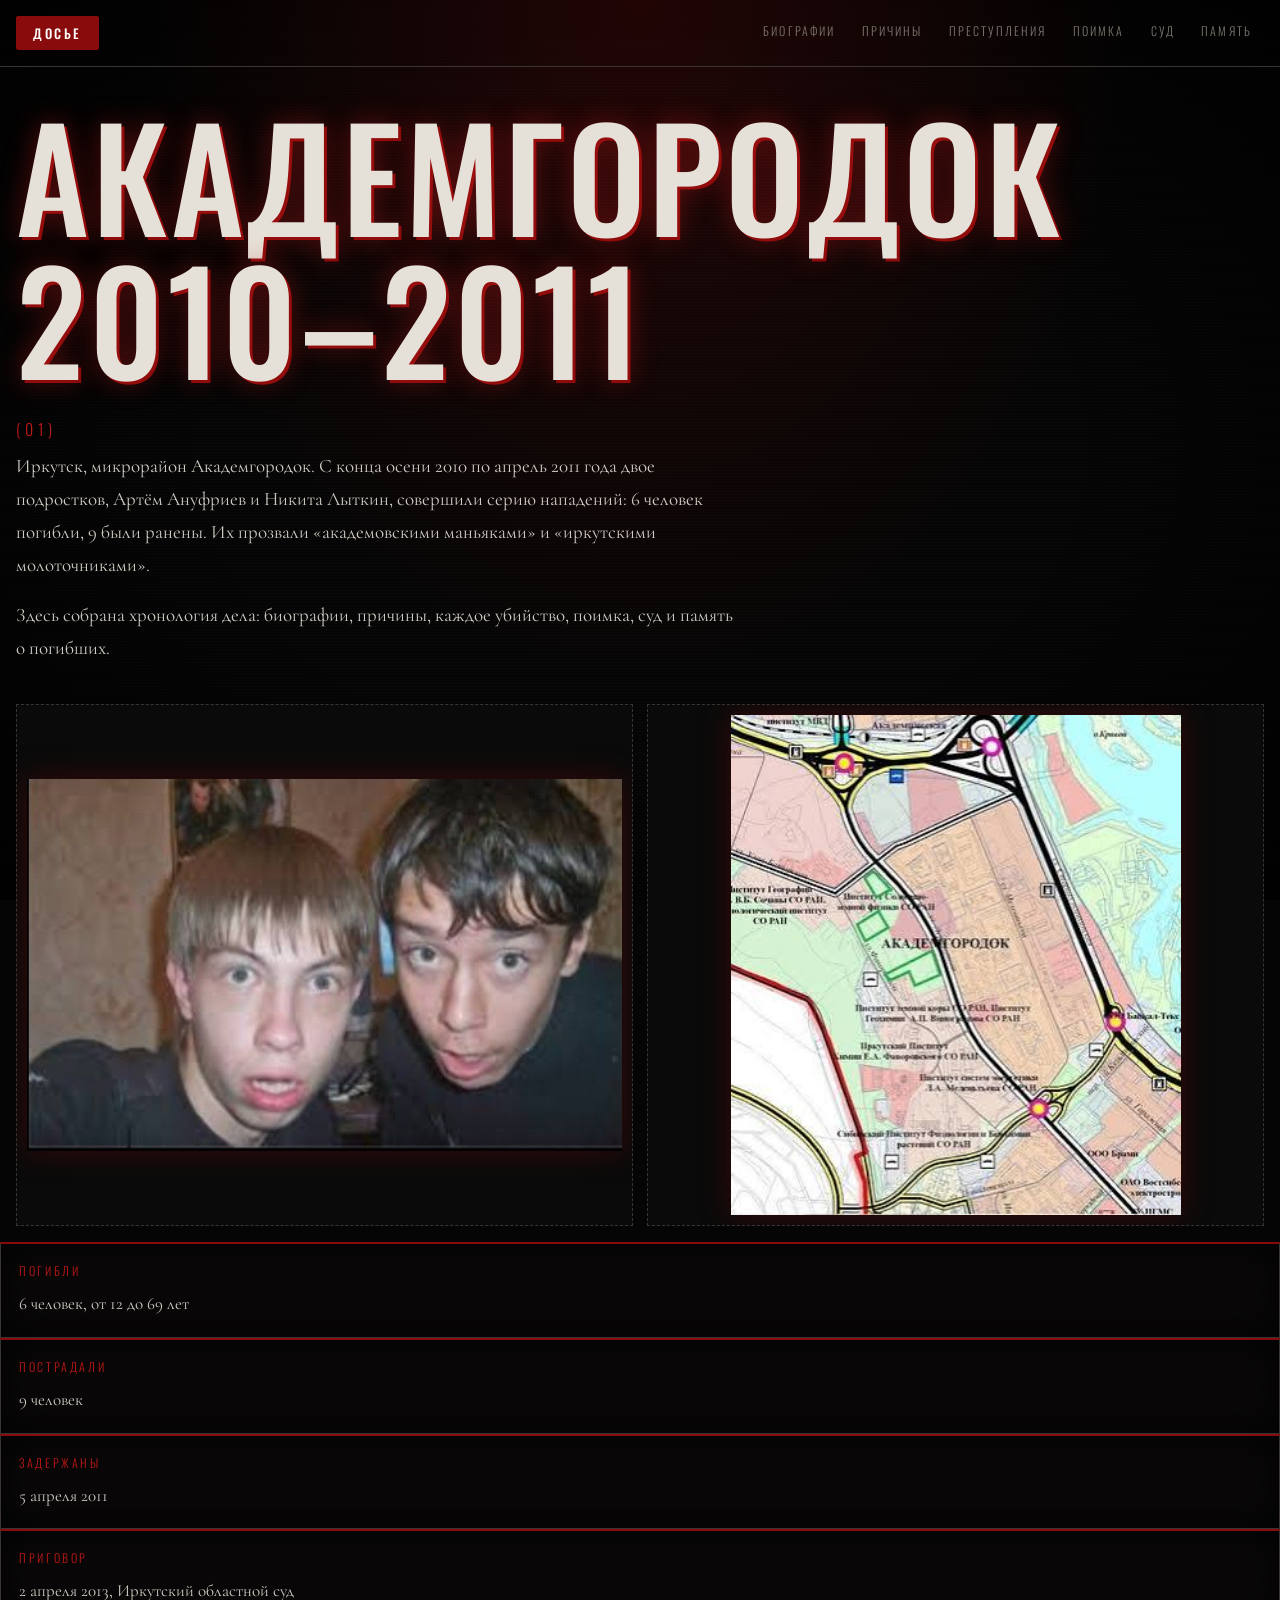
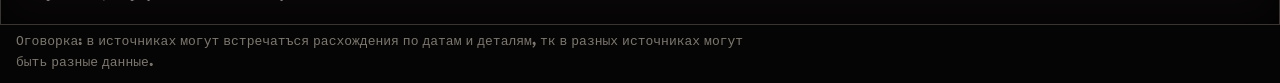
<file: index.html>
<!DOCTYPE html>
<html lang="ru">
<head>
<meta charset="utf-8">
<meta name="viewport" content="width=device-width, initial-scale=1">
<title>Досье — Академгородок 2010–2011</title>
<link rel="stylesheet" href="style.css">
</head>
<body>
<nav>
<a class="pill logo" href="index.html">Досье</a>
<div class="menu">
<a href="biography.html">Биографии</a><a href="psychology.html">Причины</a><a href="crimes.html">Преступления</a><a href="capture.html">Поимка</a><a href="trial.html">Суд</a><a href="memory.html">Память</a>
</div>
</nav>
<h1>Академгородок<br>2010–2011</h1>
<span class="num">(01)</span>
<div class="text">
<p>Иркутск, микрорайон Академгородок. С конца осени 2010 по апрель 2011 года двое подростков, Артём Ануфриев и Никита Лыткин, совершили серию нападений: 6 человек погибли, 9 были ранены. Их прозвали «академовскими маньяками» и «иркутскими молоточниками».</p>
<p>Здесь собрана хронология дела: биографии, причины, каждое убийство, поимка, суд и память о погибших.</p>
</div>
<div class="grid">
  <figure class="photo wide"><img src="img/vmeste-1.jpg" alt="Артём Ануфриев и Никита Лыткин"></figure>
  <figure class="photo"><img src="img/karta.jpg" alt="Карта Академгородка"></figure>
</div>
<div class="card"><b>Погибли</b>6 человек, от 12 до 69 лет</div>
<div class="card"><b>Пострадали</b>9 человек</div>
<div class="card"><b>Задержаны</b>5 апреля 2011</div>
<div class="card"><b>Приговор</b>2 апреля 2013, Иркутский областной суд</div>
</div>
<p class="note">Оговорка: в источниках могут встречатъся расхождения по датам и деталям, тк в разных источниках могут быть разные данные.</p>

</body>
</html>
</file>
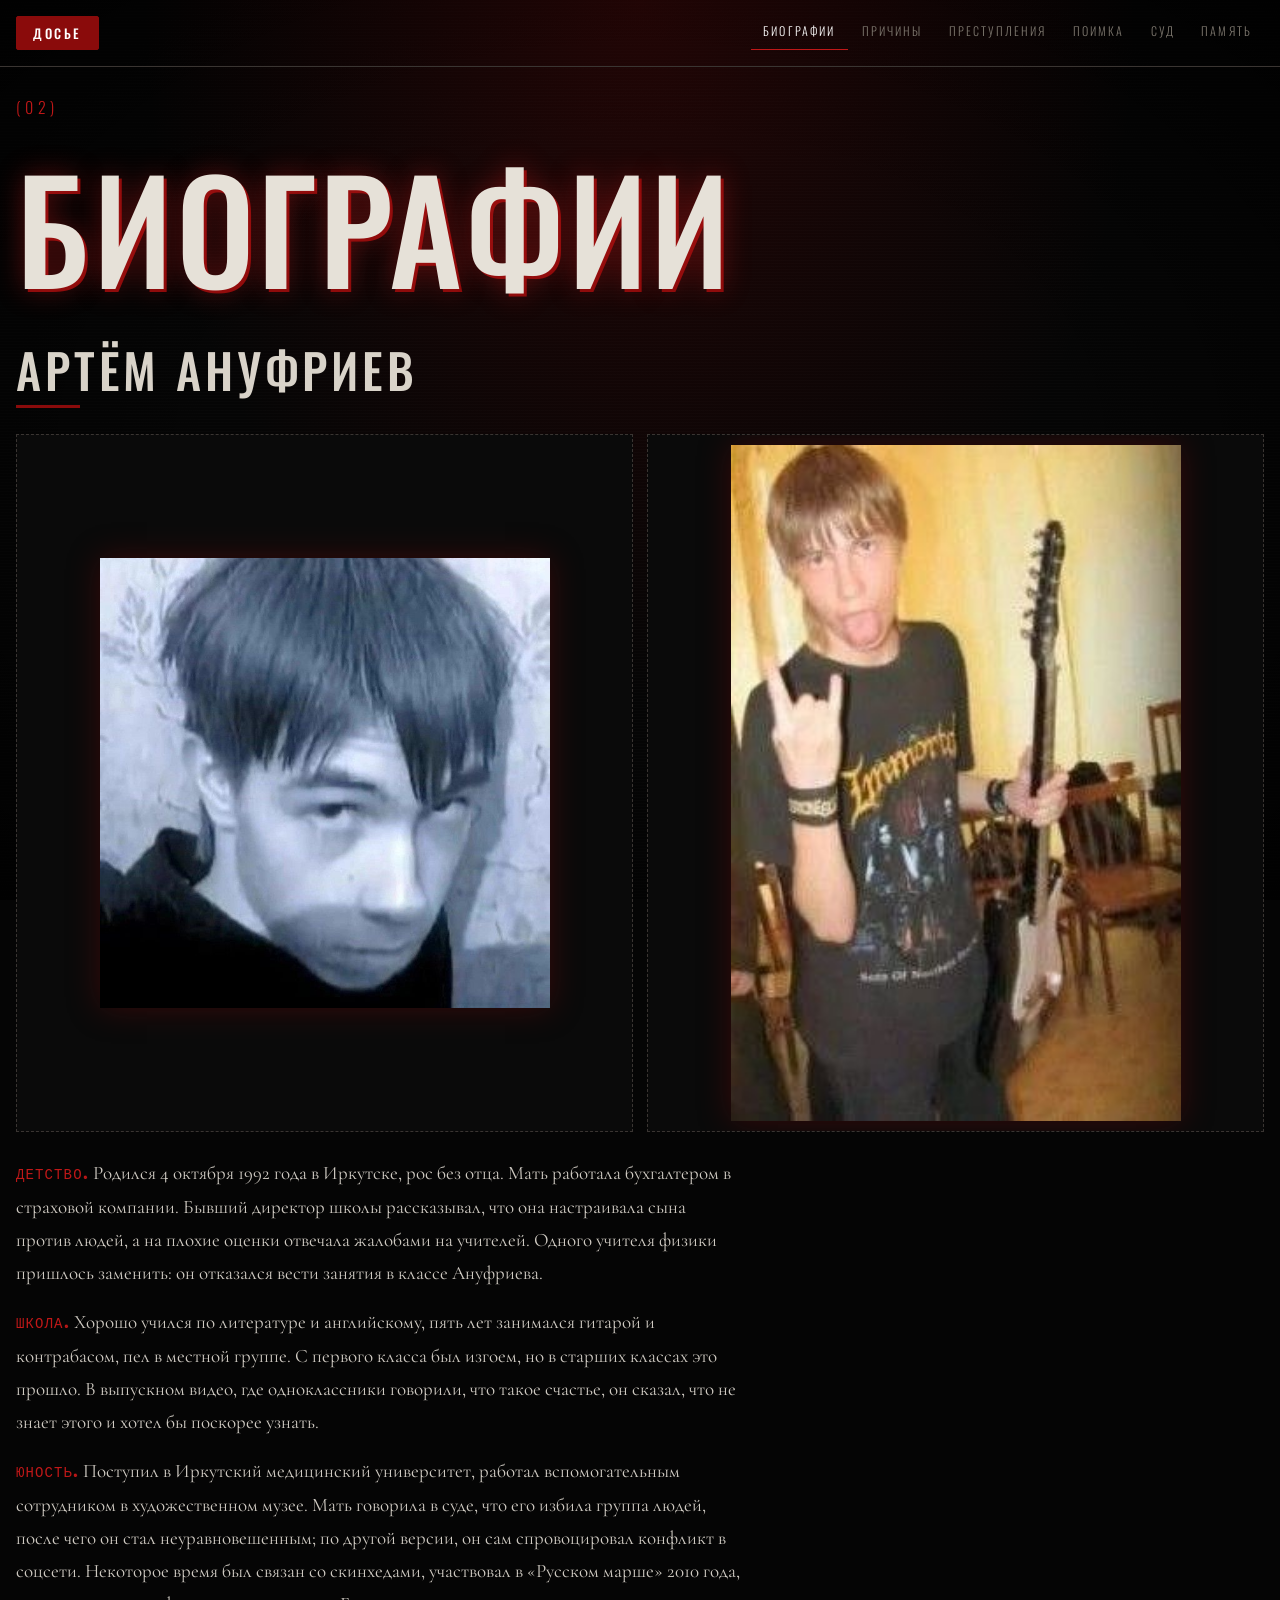
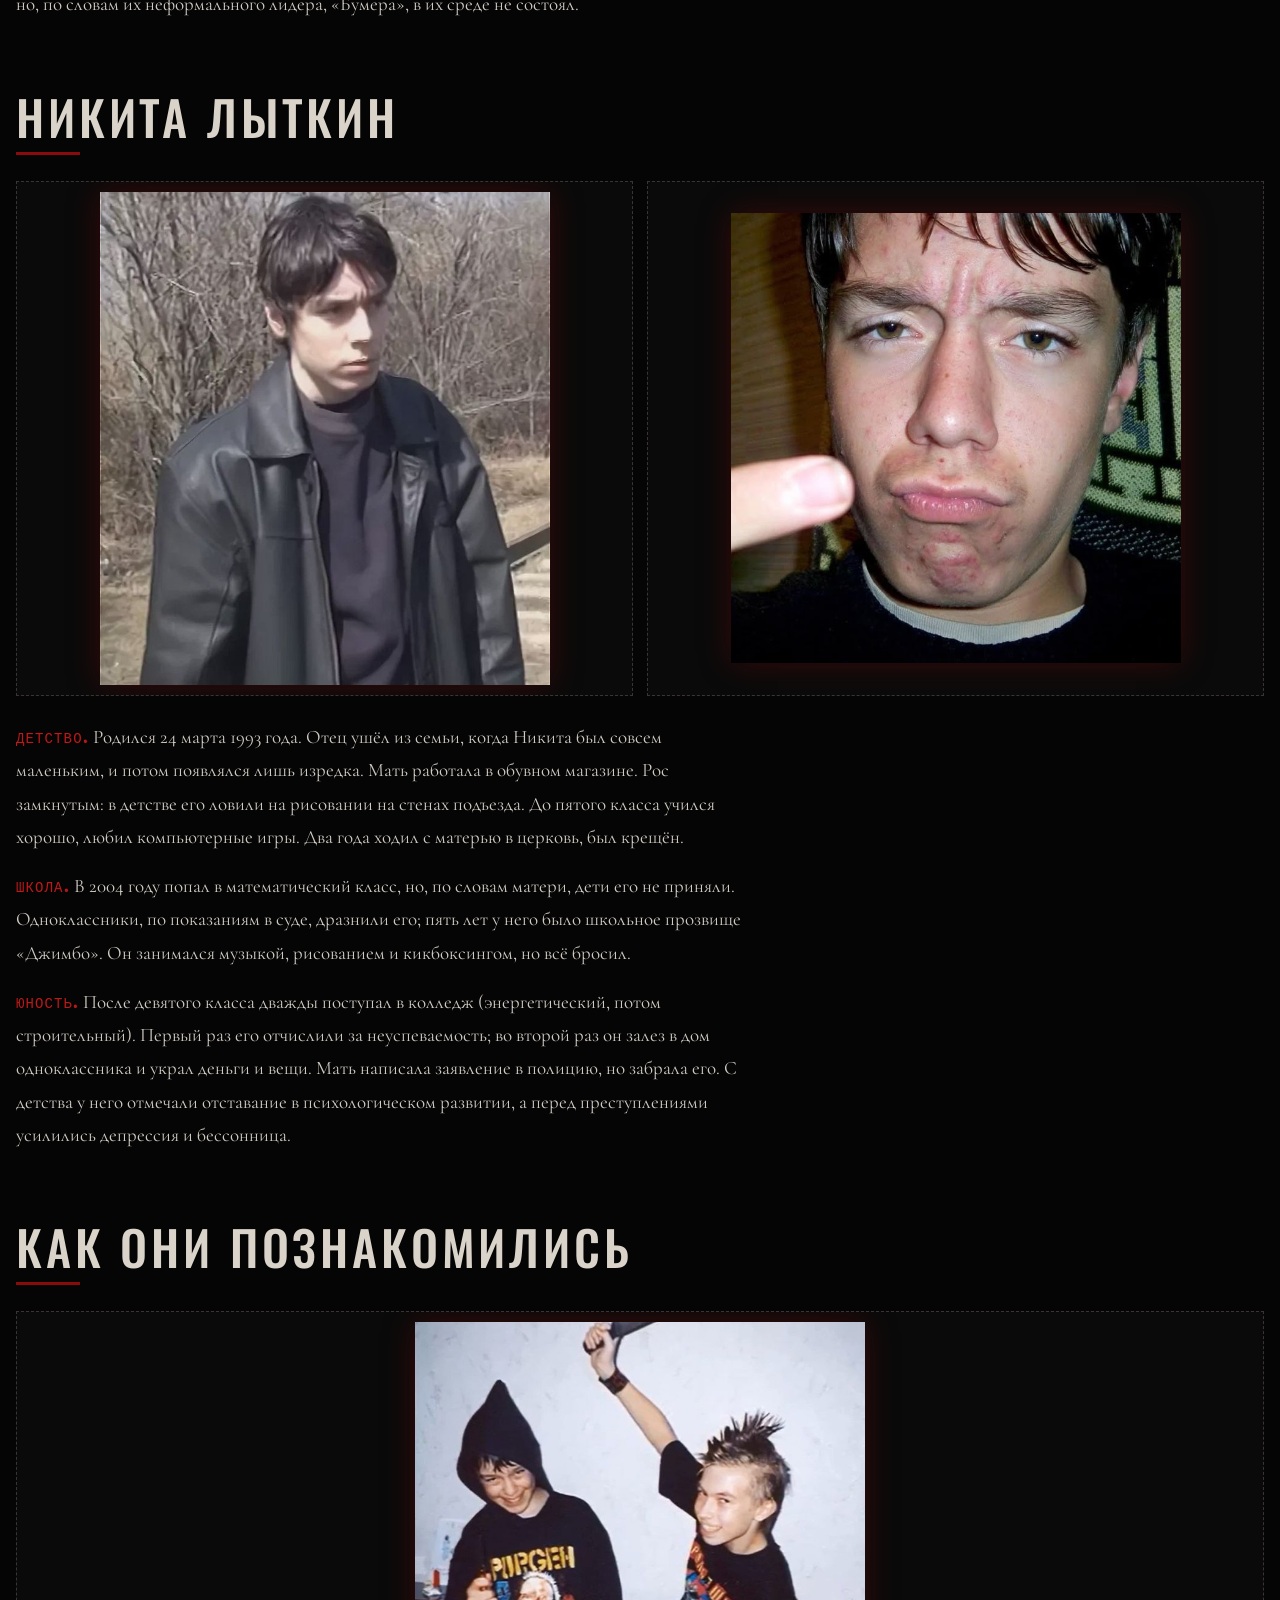
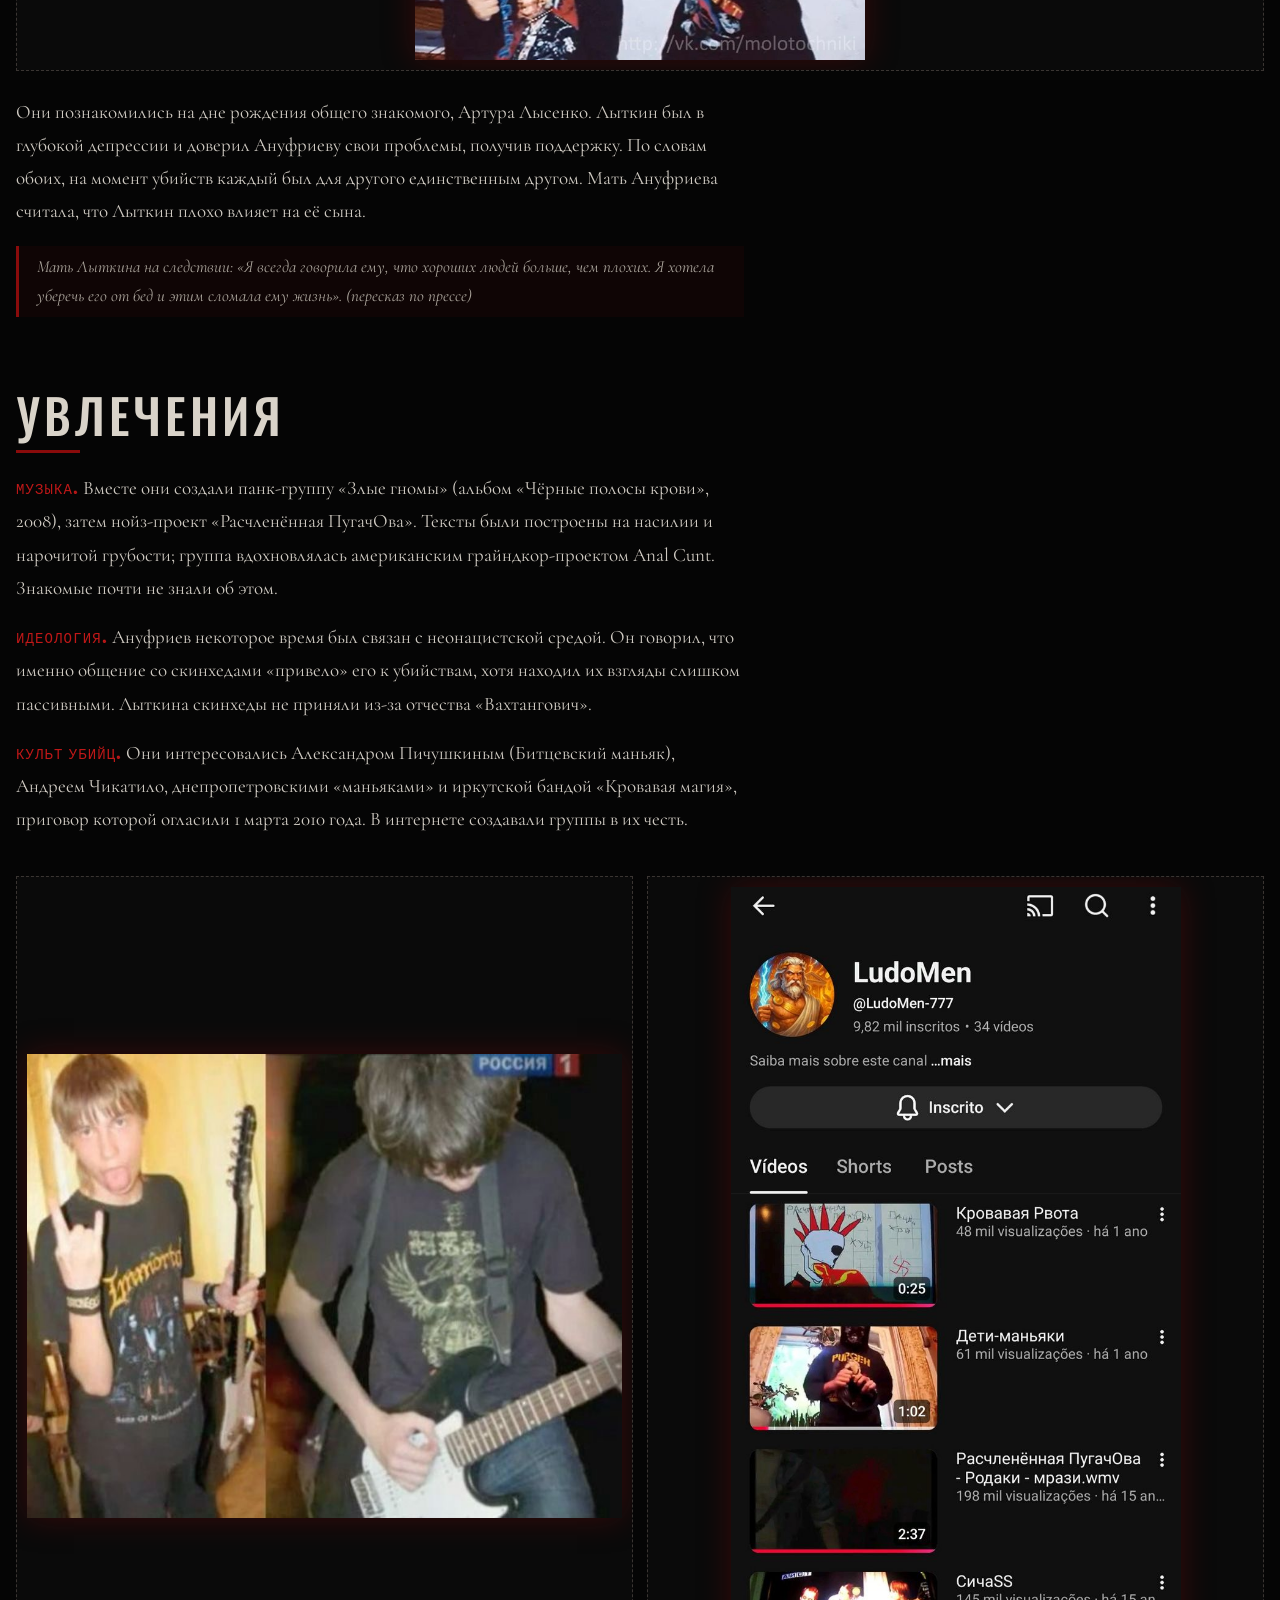
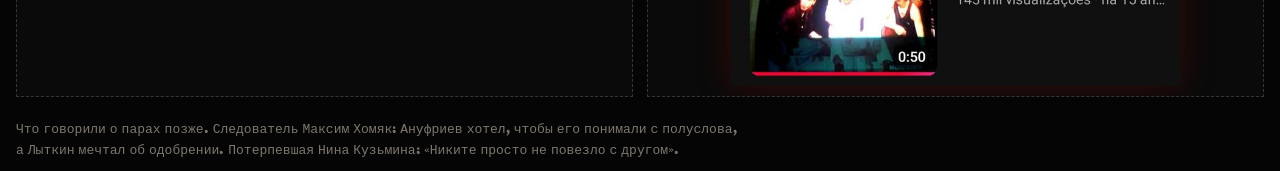
<file: biography.html>
<!DOCTYPE html>
<html lang="ru">
<head>
<meta charset="utf-8">
<meta name="viewport" content="width=device-width, initial-scale=1">
<title>Биографии — Академгородок 2010–2011</title>
<link rel="stylesheet" href="style.css">
</head>
<body>
<nav>
<a class="pill logo" href="index.html">Досье</a>
<div class="menu">
<a href="biography.html" aria-current="page">Биографии</a><a href="psychology.html">Причины</a><a href="crimes.html">Преступления</a><a href="capture.html">Поимка</a><a href="trial.html">Суд</a><a href="memory.html">Память</a>
</div>
</nav>
<span class="num">(02)</span><h1>Биографии</h1>

<h2>Артём Ануфриев</h2>
<div class="grid">
<figure class="photo"> <img src="img/anufriev-1.jpg" alt="Артём Ануфриев"> </figure>
<figure class="photo"> <img src="img/anufriev-2.jpg" alt="Ануфриев"> </figure>
</div>
<div class="text">
<p><b>Детство.</b> Родился 4 октября 1992 года в Иркутске, рос без отца. Мать работала бухгалтером в страховой компании. Бывший директор школы рассказывал, что она настраивала сына против людей, а на плохие оценки отвечала жалобами на учителей. Одного учителя физики пришлось заменить: он отказался вести занятия в классе Ануфриева.</p>
<p><b>Школа.</b> Хорошо учился по литературе и английскому, пять лет занимался гитарой и контрабасом, пел в местной группе. С первого класса был изгоем, но в старших классах это прошло. В выпускном видео, где одноклассники говорили, что такое счастье, он сказал, что не знает этого и хотел бы поскорее узнать.</p>
<p><b>Юность.</b> Поступил в Иркутский медицинский университет, работал вспомогательным сотрудником в художественном музее. Мать говорила в суде, что его избила группа людей, после чего он стал неуравновешенным; по другой версии, он сам спровоцировал конфликт в соцсети. Некоторое время был связан со скинхедами, участвовал в «Русском марше» 2010 года, но, по словам их неформального лидера, «Бумера», в их среде не состоял.</p>
</div>

<h2>Никита Лыткин</h2>
<div class="grid">
<figure class="photo"> <img src="img/lytkin-1.jpg" alt="Никита Лыткин"> </figure>
<figure class="photo"> <img src="img/lytkin-2.jpg" alt="Лыткин"> </figure>
</div>
<div class="text">
<p><b>Детство.</b> Родился 24 марта 1993 года. Отец ушёл из семьи, когда Никита был совсем маленьким, и потом появлялся лишь изредка. Мать работала в обувном магазине. Рос замкнутым: в детстве его ловили на рисовании на стенах подъезда. До пятого класса учился хорошо, любил компьютерные игры. Два года ходил с матерью в церковь, был крещён.</p>
<p><b>Школа.</b> В 2004 году попал в математический класс, но, по словам матери, дети его не приняли. Одноклассники, по показаниям в суде, дразнили его; пять лет у него было школьное прозвище «Джимбо». Он занимался музыкой, рисованием и кикбоксингом, но всё бросил.</p>
<p><b>Юность.</b> После девятого класса дважды поступал в колледж (энергетический, потом строительный). Первый раз его отчислили за неуспеваемость; во второй раз он залез в дом одноклассника и украл деньги и вещи. Мать написала заявление в полицию, но забрала его. С детства у него отмечали отставание в психологическом развитии, а перед преступлениями усилились депрессия и бессонница.</p>
</div>

<h2>Как они познакомились</h2>
<div class="grid"><figure class="photo"> <img src="img/vmeste-2.jpg" alt="Ануфриев и Лыткин вместе"> <figcaption> </figure></div>

<div class="text">
<p>Они познакомились на дне рождения общего знакомого, Артура Лысенко. Лыткин был в глубокой депрессии и доверил Ануфриеву свои проблемы, получив поддержку. По словам обоих, на момент убийств каждый был для другого единственным другом. Мать Ануфриева считала, что Лыткин плохо влияет на её сына.</p>
<blockquote>Мать Лыткина на следствии: «Я всегда говорила ему, что хороших людей больше, чем плохих. Я хотела уберечь его от бед и этим сломала ему жизнь». (пересказ по прессе)</blockquote>
</div>

<h2>Увлечения</h2>
<div class="text">
<p><b>Музыка.</b> Вместе они создали панк-группу «Злые гномы» (альбом «Чёрные полосы крови», 2008), затем нойз-проект «Расчленённая ПугачОва». Тексты были построены на насилии и нарочитой грубости; группа вдохновлялась американским грайндкор-проектом Anal Cunt. Знакомые почти не знали об этом.</p>
<p><b>Идеология.</b> Ануфриев некоторое время был связан с неонацистской средой. Он говорил, что именно общение со скинхедами «привело» его к убийствам, хотя находил их взгляды слишком пассивными. Лыткина скинхеды не приняли из-за отчества «Вахтангович».</p>
<p><b>Культ убийц.</b> Они интересовались Александром Пичушкиным (Битцевский маньяк), Андреем Чикатило, днепропетровскими «маньяками» и иркутской бандой «Кровавая магия», приговор которой огласили 1 марта 2010 года. В интернете создавали группы в их честь.</p>
</div>
<div class="grid">
<figure class="photo wide"> <img src="img/muzyka.jpg" alt="Обложка альбома"> </figure>
<figure class="photo"> <img src="img/dokument.jpg" alt="Документ"> </figure>
</div>
<p class="note">Что говорили о парах позже. Следователь Максим Хомяк: Ануфриев хотел, чтобы его понимали с полуслова, а Лыткин мечтал об одобрении. Потерпевшая Нина Кузьмина: «Никите просто не повезло с другом».</p>
</html>
</file>
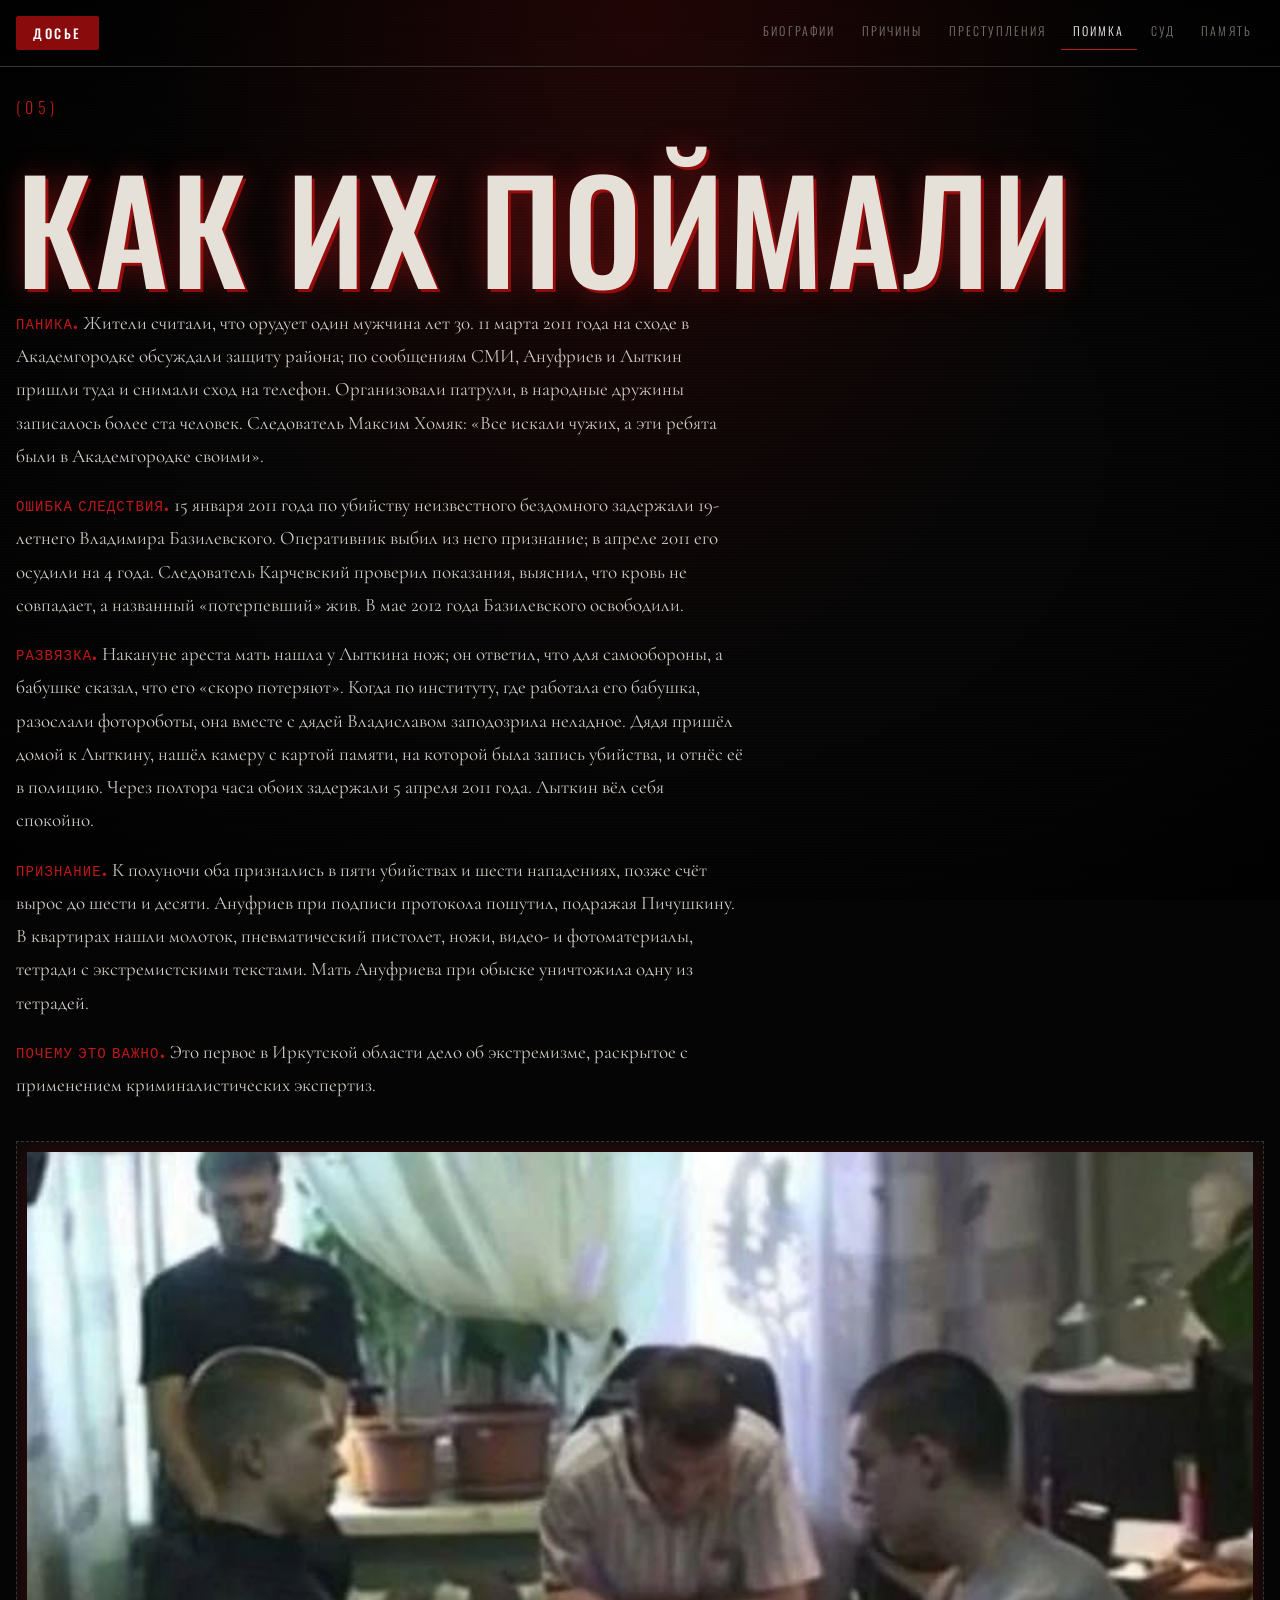
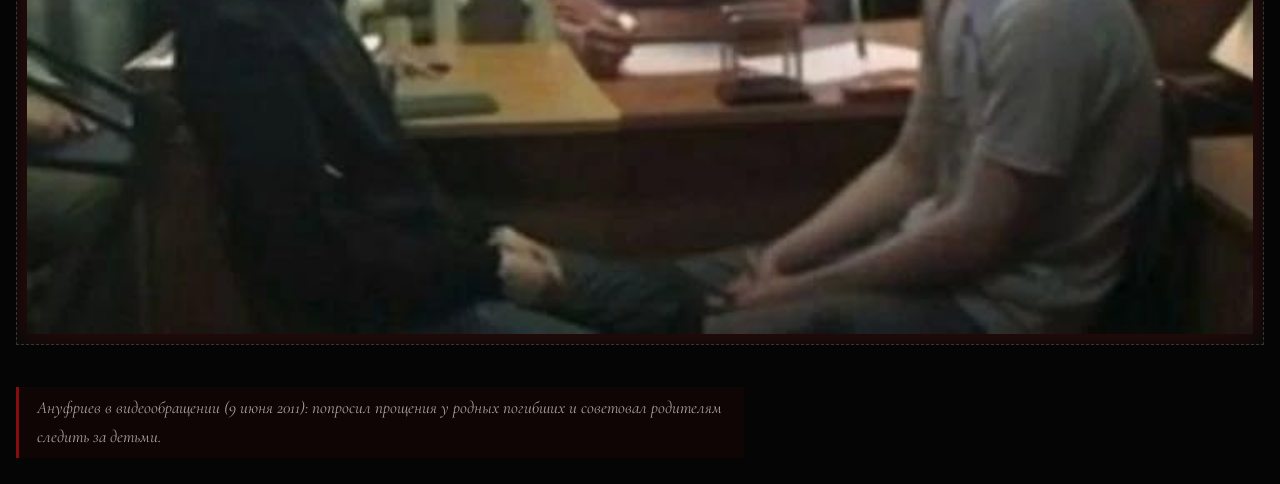
<file: capture.html>
<!DOCTYPE html>
<html lang="ru">
<head>
<meta charset="utf-8">
<meta name="viewport" content="width=device-width, initial-scale=1">
<title>Поимка — Академгородок 2010–2011</title>
<link rel="stylesheet" href="style.css">
</head>
<body>
<nav>
<a class="pill logo" href="index.html">Досье</a>
<div class="menu">
<a href="biography.html">Биографии</a><a href="psychology.html">Причины</a><a href="crimes.html">Преступления</a><a href="capture.html" aria-current="page">Поимка</a><a href="trial.html">Суд</a><a href="memory.html">Память</a>
</div>
</nav>
<span class="num">(05)</span><h1>Как их поймали</h1>
<div class="text">
<p><b>Паника.</b> Жители считали, что орудует один мужчина лет 30. 11 марта 2011 года на сходе в Академгородке обсуждали защиту района; по сообщениям СМИ, Ануфриев и Лыткин пришли туда и снимали сход на телефон. Организовали патрули, в народные дружины записалось более ста человек. Следователь Максим Хомяк: «Все искали чужих, а эти ребята были в Академгородке своими».</p>
<p><b>Ошибка следствия.</b> 15 января 2011 года по убийству неизвестного бездомного задержали 19-летнего Владимира Базилевского. Оперативник выбил из него признание; в апреле 2011 его осудили на 4 года. Следователь Карчевский проверил показания, выяснил, что кровь не совпадает, а названный «потерпевший» жив. В мае 2012 года Базилевского освободили.</p>
<p><b>Развязка.</b> Накануне ареста мать нашла у Лыткина нож; он ответил, что для самообороны, а бабушке сказал, что его «скоро потеряют». Когда по институту, где работала его бабушка, разослали фотороботы, она вместе с дядей Владиславом заподозрила неладное. Дядя пришёл домой к Лыткину, нашёл камеру с картой памяти, на которой была запись убийства, и отнёс её в полицию. Через полтора часа обоих задержали 5 апреля 2011 года. Лыткин вёл себя спокойно.</p>
<p><b>Признание.</b> К полуночи оба признались в пяти убийствах и шести нападениях, позже счёт вырос до шести и десяти. Ануфриев при подписи протокола пошутил, подражая Пичушкину. В квартирах нашли молоток, пневматический пистолет, ножи, видео- и фотоматериалы, тетради с экстремистскими текстами. Мать Ануфриева при обыске уничтожила одну из тетрадей.</p>
<p><b>Почему это важно.</b> Это первое в Иркутской области дело об экстремизме, раскрытое с применением криминалистических экспертиз.</p>
</div>
<div class="grid">
<figure class="photo wide"> <img src="img/zaderzhanie.jpg" alt="Задержание"> </figure>
</div>
<div class="text"><blockquote>Ануфриев в видеообращении (9 июня 2011): попросил прощения у родных погибших и советовал родителям следить за детьми.</blockquote></div>
</body>
</html>
</file>
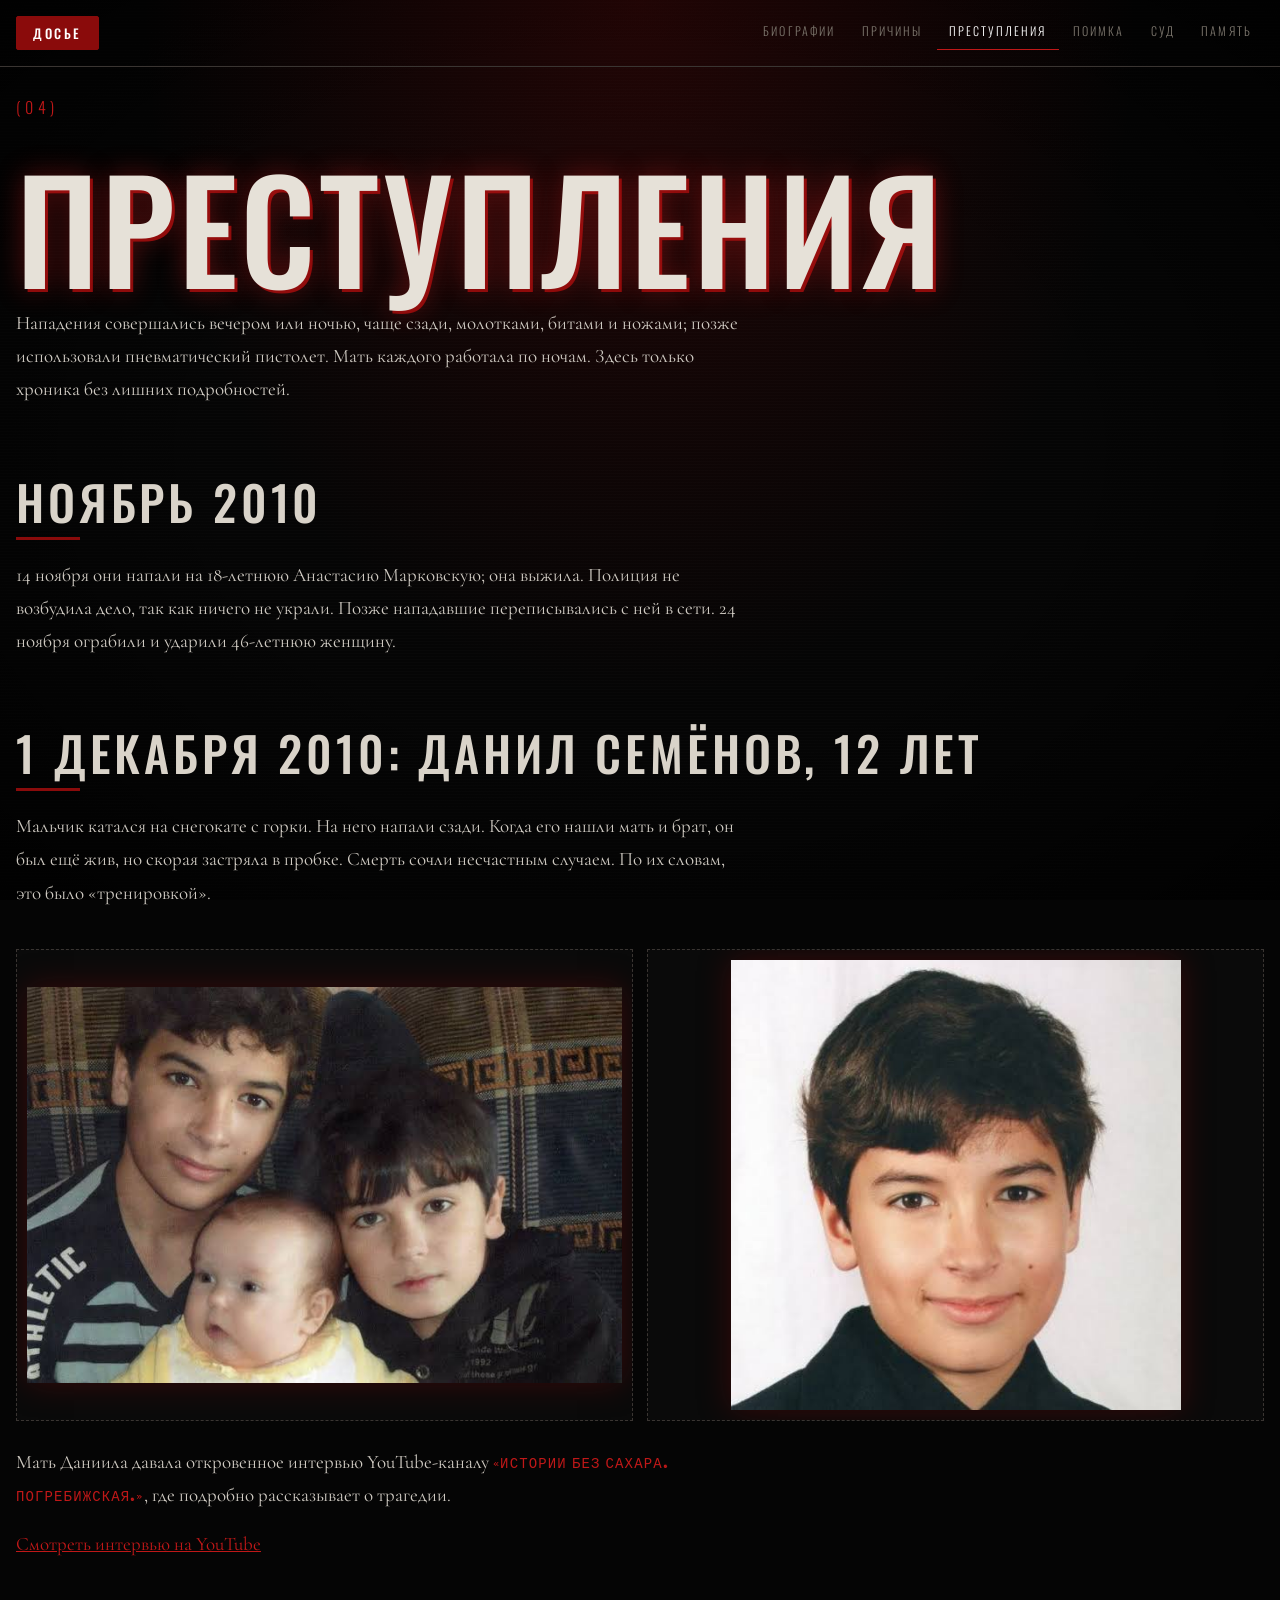
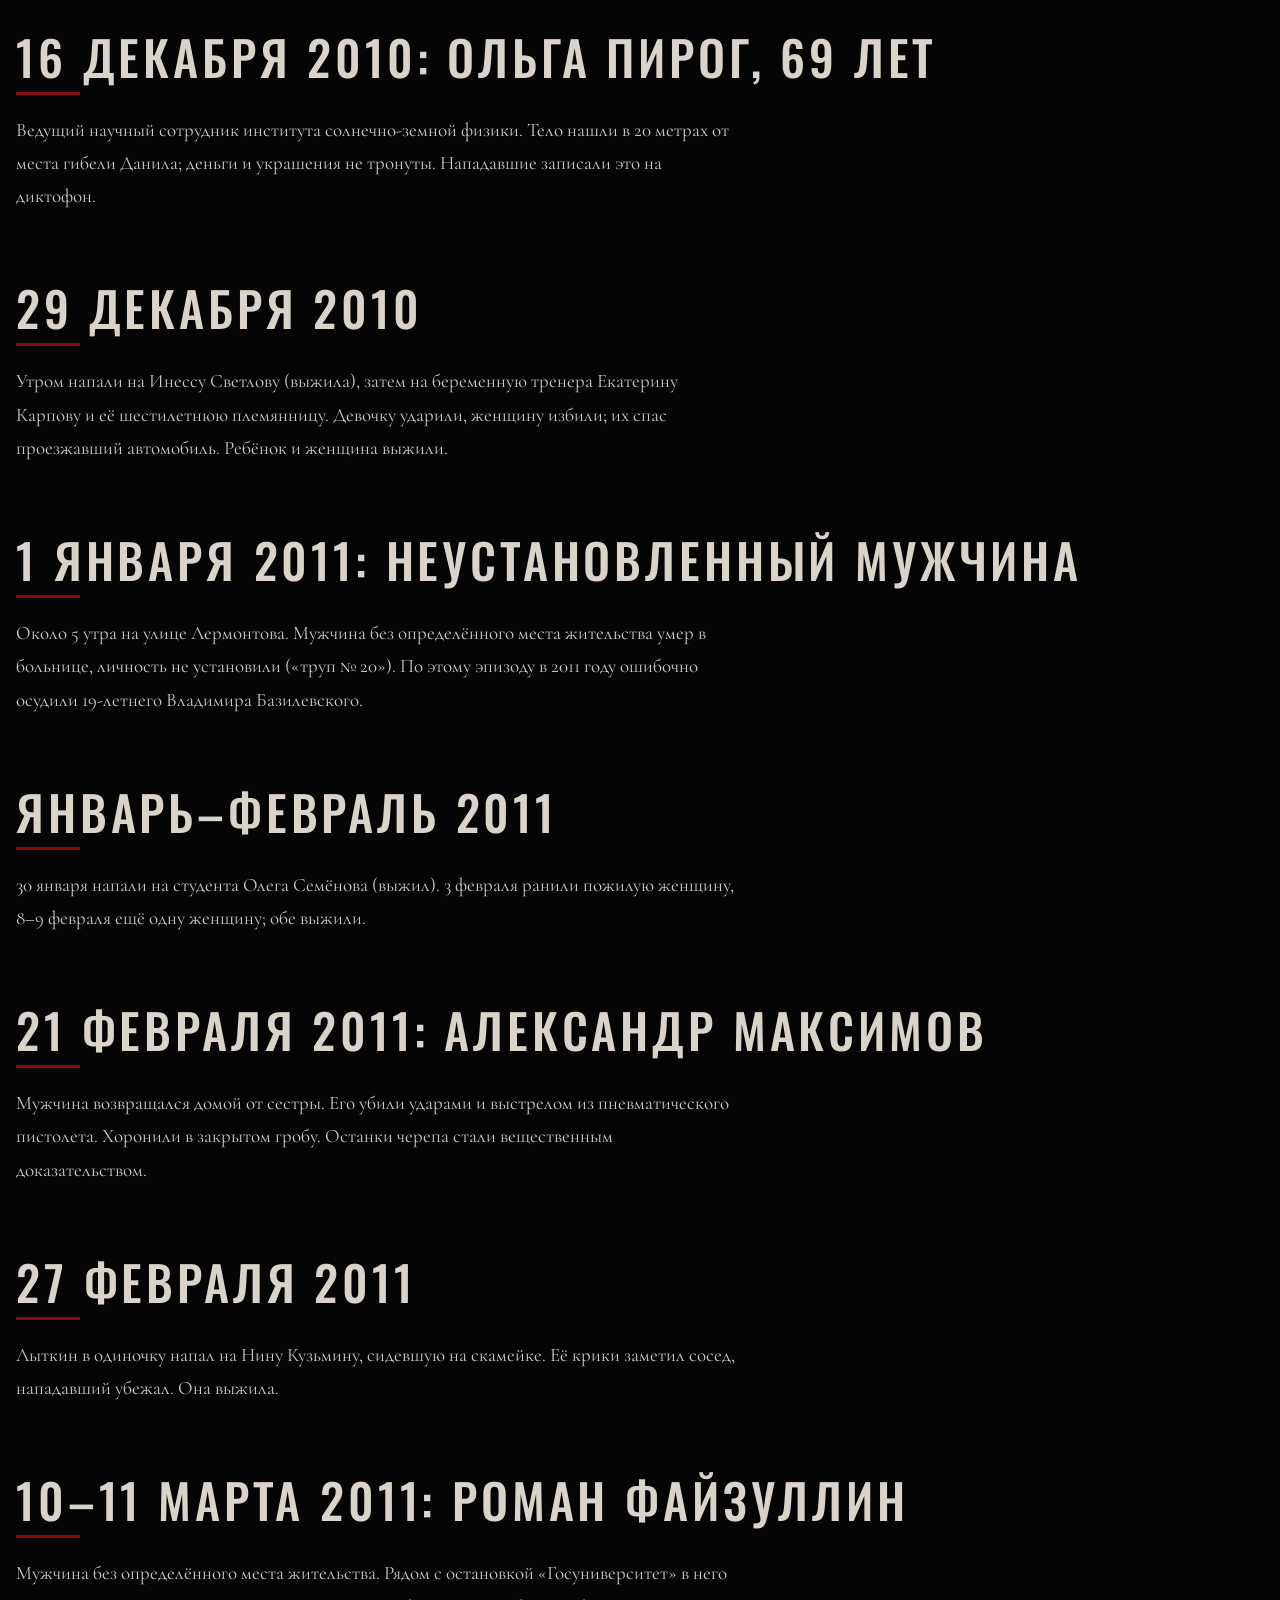
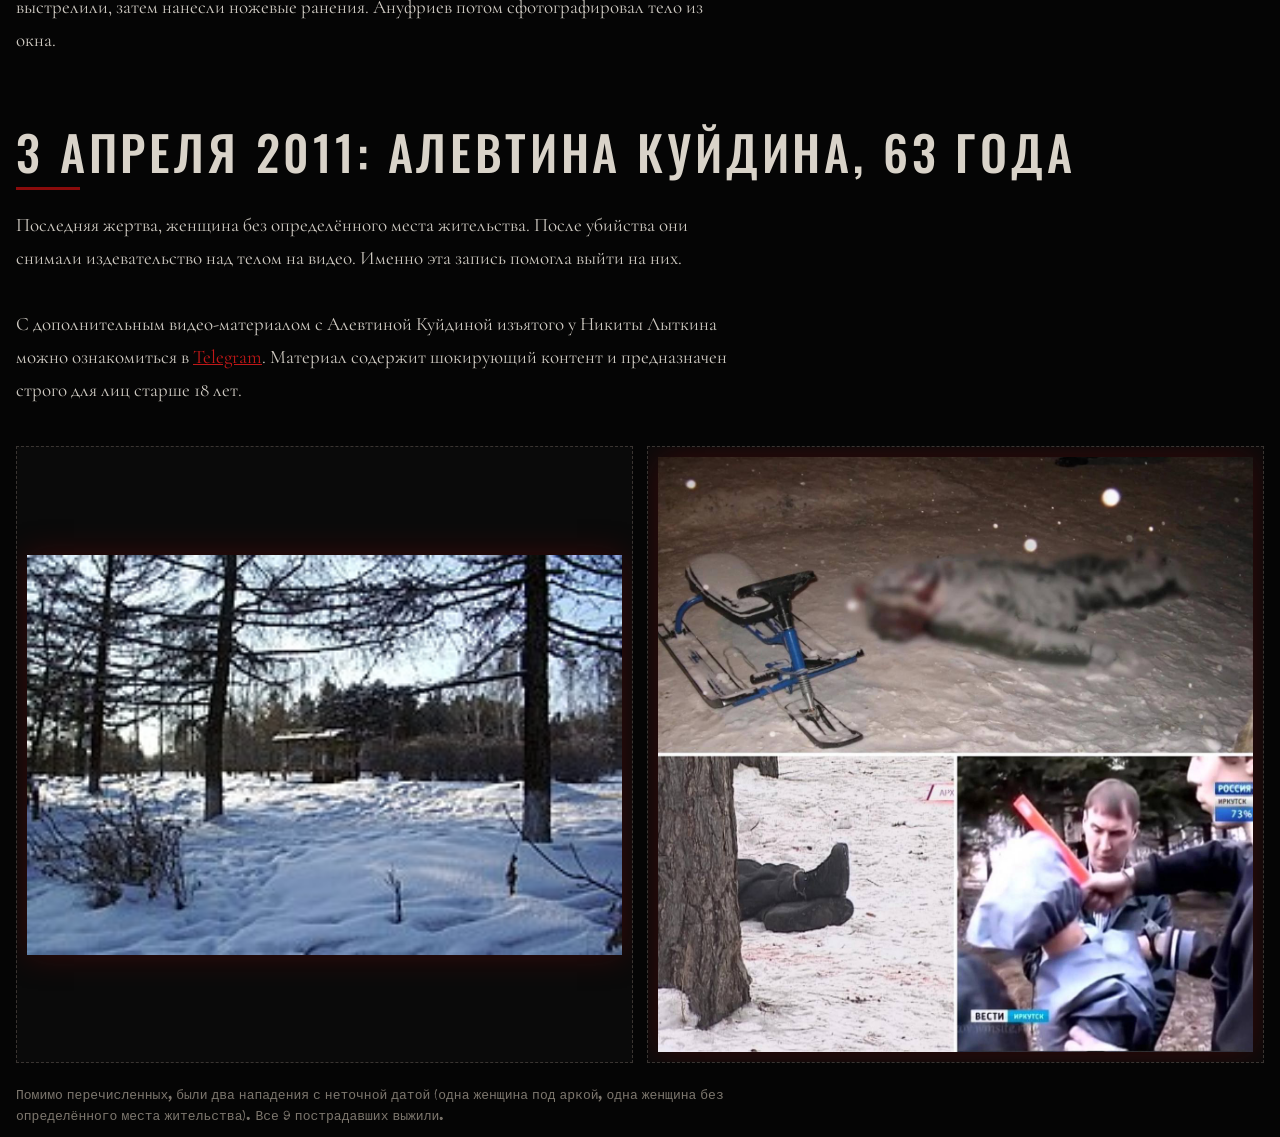
<file: crimes.html>
<!DOCTYPE html>
<html lang="ru">
<head>
<meta charset="utf-8">
<meta name="viewport" content="width=device-width, initial-scale=1">
<title>Преступления — Академгородок 2010–2011</title>
<link rel="stylesheet" href="style.css">
</head>
<body>
<nav>
<a class="pill logo" href="index.html">Досье</a>
<div class="menu">
<a href="biography.html">Биографии</a><a href="psychology.html">Причины</a><a href="crimes.html" aria-current="page">Преступления</a><a href="capture.html">Поимка</a><a href="trial.html">Суд</a><a href="memory.html">Память</a>
</div>
</nav>
<span class="num">(04)</span><h1>Преступления</h1>
<div class="text"><p>Нападения совершались вечером или ночью, чаще сзади, молотками, битами и ножами; позже использовали пневматический пистолет. Мать каждого работала по ночам. Здесь только хроника без лишних подробностей.</p></div>

<h2>Ноябрь 2010</h2>
<div class="text"><p>14 ноября они напали на 18-летнюю Анастасию Марковскую; она выжила. Полиция не возбудила дело, так как ничего не украли. Позже нападавшие переписывались с ней в сети. 24 ноября ограбили и ударили 46-летнюю женщину.</p></div>

<h2>1 декабря 2010: Данил Семёнов, 12 лет</h2>
<div class="text"><p>Мальчик катался на снегокате с горки. На него напали сзади. Когда его нашли мать и брат, он был ещё жив, но скорая застряла в пробке. Смерть сочли несчастным случаем. По их словам, это было «тренировкой».</p></div>
<div class="grid">
   <figure class="photo wide"> <img src="img/danya.jpg" alt="Данил Семёнов"> </figure>
   <figure class="photo"> <img src="img/semenov.jpg" alt="Данил Семёнов"> </figure>
</div>
   <div class="text">
  <p>Мать Даниила давала откровенное интервью YouTube-каналу <b>«Истории без сахара. Погребижская.»</b>, где подробно рассказывает о трагедии.</p>
  <p><a href="https://youtu.be/rz7A_woAIRA?si=4qlFnSfuCId3X079" target="_blank" style="color: var(--blood-hi); text-decoration: underline;">Смотреть интервью на YouTube</a></p>
</div>

<h2>16 декабря 2010: Ольга Пирог, 69 лет</h2>
<div class="text"><p>Ведущий научный сотрудник института солнечно-земной физики. Тело нашли в 20 метрах от места гибели Данила; деньги и украшения не тронуты. Нападавшие записали это на диктофон.</p></div>

<h2>29 декабря 2010</h2>
<div class="text"><p>Утром напали на Инессу Светлову (выжила), затем на беременную тренера Екатерину Карпову и её шестилетнюю племянницу. Девочку ударили, женщину избили; их спас проезжавший автомобиль. Ребёнок и женщина выжили.</p></div>

<h2>1 января 2011: неустановленный мужчина</h2>
<div class="text"><p>Около 5 утра на улице Лермонтова. Мужчина без определённого места жительства умер в больнице, личность не установили («труп № 20»). По этому эпизоду в 2011 году ошибочно осудили 19-летнего Владимира Базилевского.</p></div>

<h2>Январь–февраль 2011</h2>
<div class="text"><p>30 января напали на студента Олега Семёнова (выжил). 3 февраля ранили пожилую женщину, 8–9 февраля ещё одну женщину; обе выжили.</p></div>

<h2>21 февраля 2011: Александр Максимов</h2>
<div class="text"><p>Мужчина возвращался домой от сестры. Его убили ударами и выстрелом из пневматического пистолета. Хоронили в закрытом гробу. Останки черепа стали вещественным доказательством.</p></div>

<h2>27 февраля 2011</h2>
<div class="text"><p>Лыткин в одиночку напал на Нину Кузьмину, сидевшую на скамейке. Её крики заметил сосед, нападавший убежал. Она выжила.</p></div>

<h2>10–11 марта 2011: Роман Файзуллин</h2>
<div class="text"><p>Мужчина без определённого места жительства. Рядом с остановкой «Госуниверситет» в него выстрелили, затем нанесли ножевые ранения. Ануфриев потом сфотографировал тело из окна.</p></div>

<h2>3 апреля 2011: Алевтина Куйдина, 63 года</h2>
<div class="text"><p>Последняя жертва, женщина без определённого места жительства. После убийства они снимали издевательство над телом на видео. Именно эта запись помогла выйти на них.</p></div>
   <div class="text">
  <p>С дополнительным видео-материалом с Алевтиной Куйдиной изъятого у Никиты Лыткина можно ознакомиться в <a href="https://t.me/irkutsk_breakingup" target="_blank" style="color: var(--blood-hi); text-decoration: underline;">Telegram</a>. Материал содержит шокирующий контент и предназначен строго для лиц старше 18 лет.
  </blockquote>
</div>
<div class="grid">
<figure class="photo wide"> <img src="img/mesto.jpg" alt="Место"> </figure>
<figure class="photo wide"> <img src="img/kadri.jpg" alt="Кадры"> </figure>
</div>
</div>
<p class="note">Помимо перечисленных, были два нападения с неточной датой (одна женщина под аркой, одна женщина без определённого места жительства). Все 9 пострадавших выжили.</p>
</body>
</html>
</file>
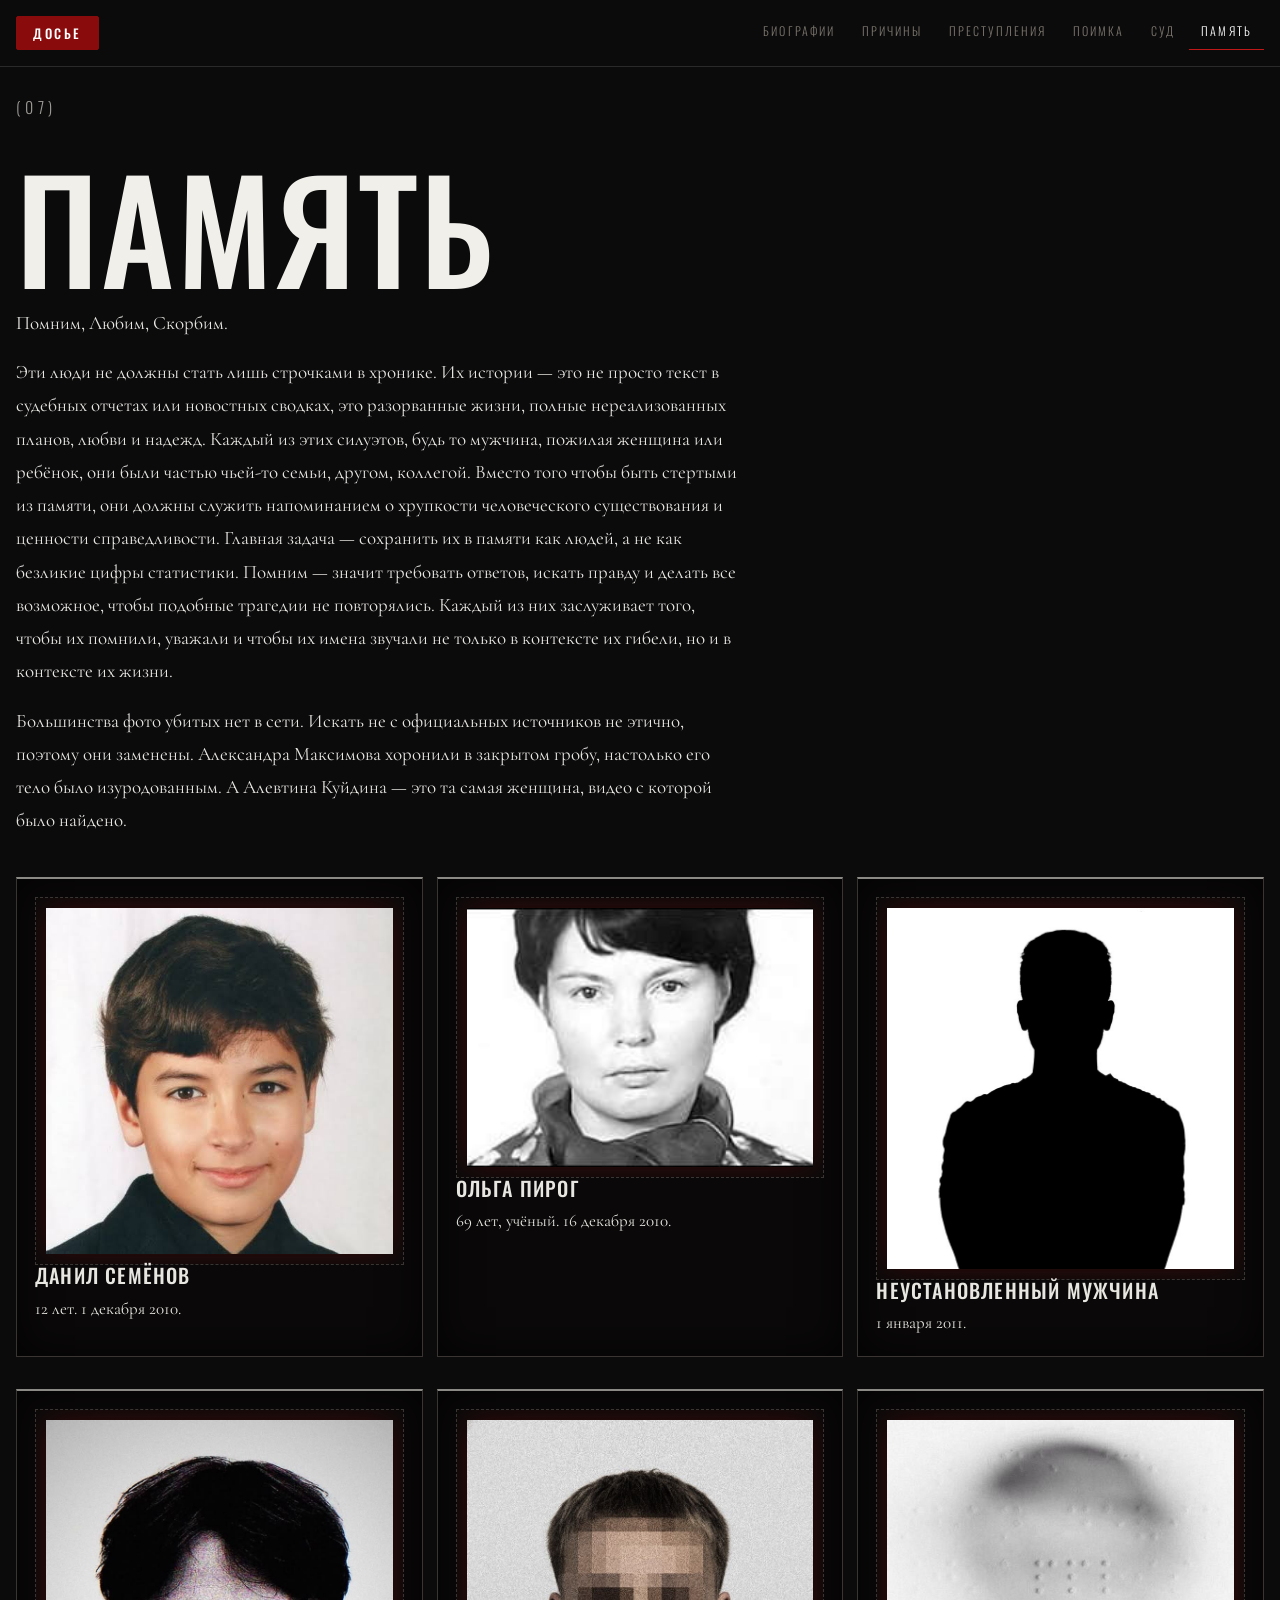
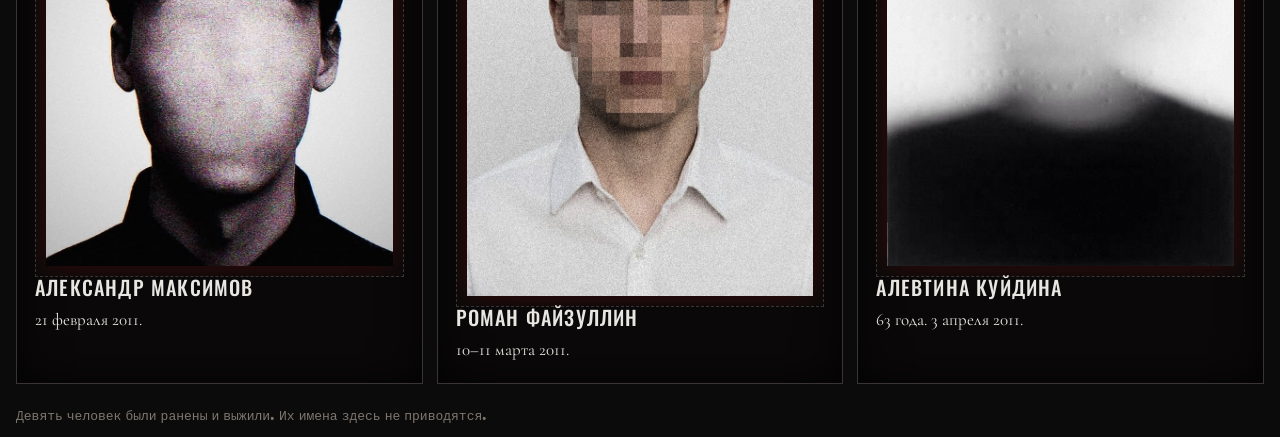
<file: memory.html>
<!DOCTYPE html>
<html lang="ru">
<head>
<meta charset="utf-8">
<meta name="viewport" content="width=device-width, initial-scale=1">
<title>Память — Академгородок 2010–2011</title>
<link rel="stylesheet" href="style.css">
</head>
<body class="memory">
<nav>
<a class="pill logo" href="index.html">Досье</a>
<div class="menu">
<a href="biography.html">Биографии</a><a href="psychology.html">Причины</a><a href="crimes.html">Преступления</a><a href="capture.html">Поимка</a><a href="trial.html">Суд</a><a href="memory.html" aria-current="page">Память</a>
</div>
</nav>
<span class="num">(07)</span><h1>Память</h1>
<div class="text">
  <p>Помним, Любим, Скорбим.</p>
  
  <p>Эти люди не должны стать лишь строчками в хронике. Их истории — это не просто текст в судебных отчетах или новостных сводках, это разорванные жизни, полные нереализованных планов, любви и надежд. Каждый из этих силуэтов, будь то мужчина, пожилая женщина или ребёнок, они были частью чьей-то семьи, другом, коллегой. Вместо того чтобы быть стертыми из памяти, они должны служить напоминанием о хрупкости человеческого существования и ценности справедливости. Главная задача — сохранить их в памяти как людей, а не как безликие цифры статистики. Помним — значит требовать ответов, искать правду и делать все возможное, чтобы подобные трагедии не повторялись. Каждый из них заслуживает того, чтобы их помнили, уважали и чтобы их имена звучали не только в контексте их гибели, но и в контексте их жизни.</p>
  
  <p>Большинства фото убитых нет в сети. Искать не с официальных источников не этично, поэтому они заменены. Александра Максимова хоронили в закрытом гробу, настолько его тело было изуродованным. А Алевтина Куйдина — это та самая женщина, видео с которой было найдено.</p>
</div>
<div class="grid">
<div class="card"><figure class="photo"> <img src="img/semenov.jpg" alt="Данил Семёнов"> </figure><h3>Данил Семёнов</h3>12 лет. 1 декабря 2010.</div>
<div class="card"><figure class="photo"> <img src="img/pirog.jpg" alt="Ольга Пирог"> </figure><h3>Ольга Пирог</h3>69 лет, учёный. 16 декабря 2010.</div>
<div class="card"><figure class="photo"> <img src="img/neizvestnyj.jpg" alt=""> </figure><h3>Неустановленный мужчина</h3>1 января 2011.</div>
  </div>
  <div class="grid">
<div class="card"><figure class="photo"> <img src="img/maksimov.jpg" alt="Александр Максимов"> </figure><h3>Александр Максимов</h3>21 февраля 2011.</div>
<div class="card"><figure class="photo"> <img src="img/fajzullin.jpg" alt="Роман Файзуллин"> </figure><h3>Роман Файзуллин</h3>10–11 марта 2011.</div>
<div class="card"><figure class="photo"> <img src="img/kujdina.jpg" alt="Алевтина Куйдина"> </figure><h3>Алевтина Куйдина</h3>63 года. 3 апреля 2011.</div>
</div>
<p class="note">Девять человек были ранены и выжили. Их имена здесь не приводятся.</p>
</body>
</html>
</file>
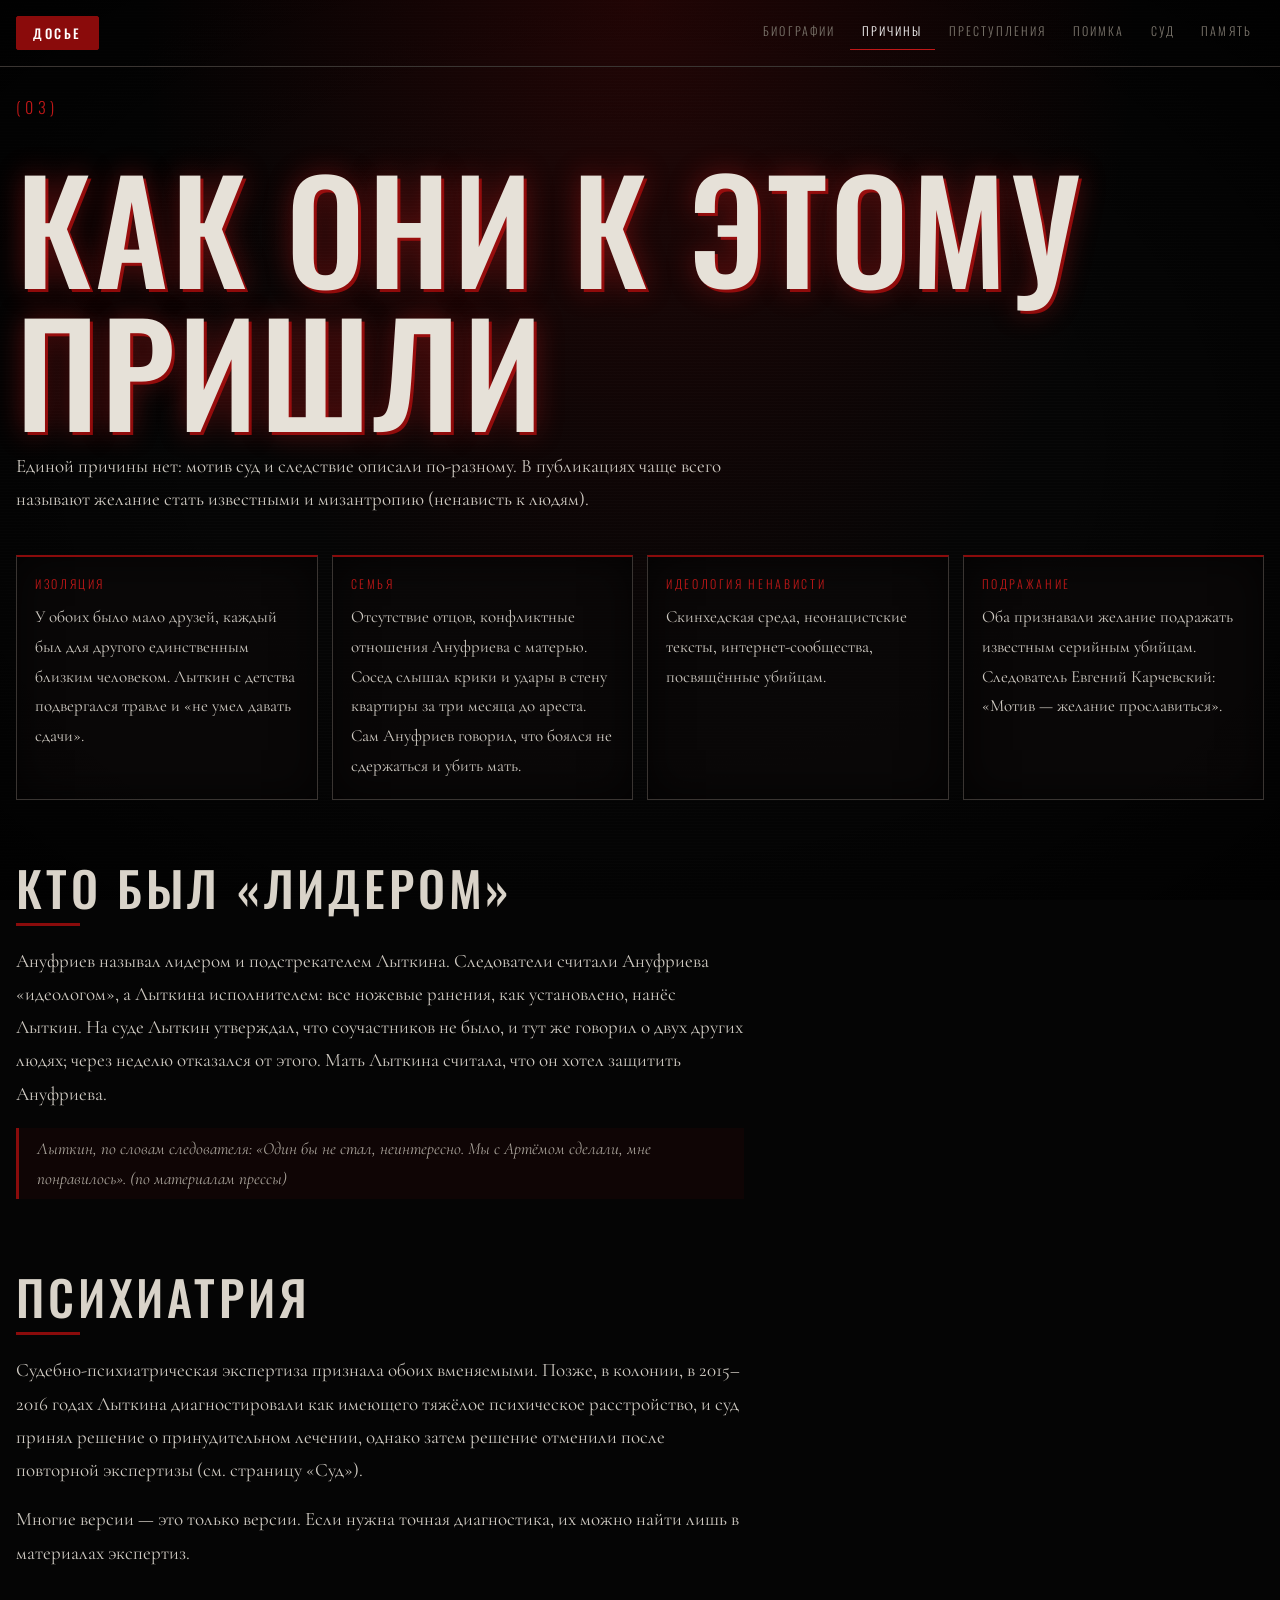
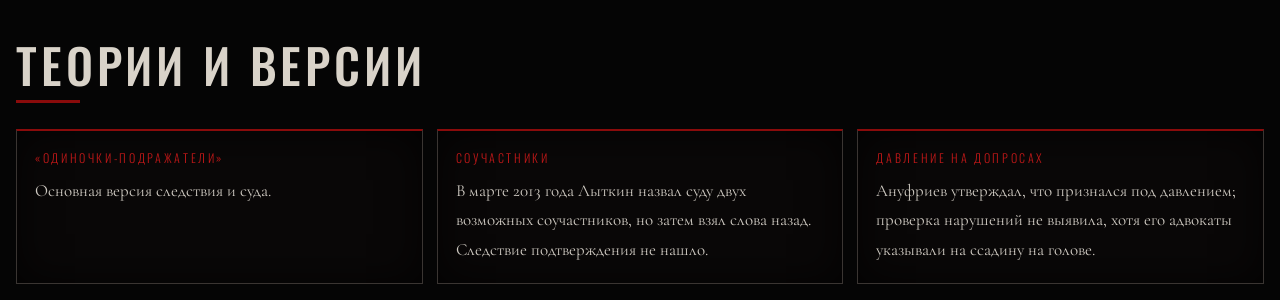
<file: psychology.html>
<!DOCTYPE html>
<html lang="ru">
<head>
<meta charset="utf-8">
<meta name="viewport" content="width=device-width, initial-scale=1">
<title>Причины — Академгородок 2010–2011</title>
<link rel="stylesheet" href="style.css">
</head>
<body>
<nav>
<a class="pill logo" href="index.html">Досье</a>
<div class="menu">
<a href="biography.html">Биографии</a><a href="psychology.html" aria-current="page">Причины</a><a href="crimes.html">Преступления</a><a href="capture.html">Поимка</a><a href="trial.html">Суд</a><a href="memory.html">Память</a>
</div>
</nav>
<span class="num">(03)</span><h1>Как они к этому пришли</h1>
<div class="text">
<p>Единой причины нет: мотив суд и следствие описали по-разному. В публикациях чаще всего называют желание стать известными и мизантропию (ненависть к людям).</p>
</div>
<div class="grid">
<div class="card"><b>Изоляция</b>У обоих было мало друзей, каждый был для другого единственным близким человеком. Лыткин с детства подвергался травле и «не умел давать сдачи».</div>
<div class="card"><b>Семья</b>Отсутствие отцов, конфликтные отношения Ануфриева с матерью. Сосед слышал крики и удары в стену квартиры за три месяца до ареста. Сам Ануфриев говорил, что боялся не сдержаться и убить мать.</div>
<div class="card"><b>Идеология ненависти</b>Скинхедская среда, неонацистские тексты, интернет-сообщества, посвящённые убийцам.</div>
<div class="card"><b>Подражание</b>Оба признавали желание подражать известным серийным убийцам. Следователь Евгений Карчевский: «Мотив — желание прославиться».</div>
</div>
<h2>Кто был «лидером»</h2>
<div class="text">
<p>Ануфриев называл лидером и подстрекателем Лыткина. Следователи считали Ануфриева «идеологом», а Лыткина исполнителем: все ножевые ранения, как установлено, нанёс Лыткин. На суде Лыткин утверждал, что соучастников не было, и тут же говорил о двух других людях; через неделю отказался от этого. Мать Лыткина считала, что он хотел защитить Ануфриева.</p>
<blockquote>Лыткин, по словам следователя: «Один бы не стал, неинтересно. Мы с Артёмом сделали, мне понравилось». (по материалам прессы)</blockquote>
</div>
<h2>Психиатрия</h2>
<div class="text">
<p>Судебно-психиатрическая экспертиза признала обоих вменяемыми. Позже, в колонии, в 2015–2016 годах Лыткина диагностировали как имеющего тяжёлое психическое расстройство, и суд принял решение о принудительном лечении, однако затем решение отменили после повторной экспертизы (см. страницу «Суд»).</p>
<p>Многие версии — это только версии. Если нужна точная диагностика, их можно найти лишь в материалах экспертиз.</p>
</div>
<h2>Теории и версии</h2>
<div class="grid">
<div class="card"><b>«Одиночки-подражатели»</b>Основная версия следствия и суда.</div>
<div class="card"><b>Соучастники</b>В марте 2013 года Лыткин назвал суду двух возможных соучастников, но затем взял слова назад. Следствие подтверждения не нашло.</div>
<div class="card"><b>Давление на допросах</b>Ануфриев утверждал, что признался под давлением; проверка нарушений не выявила, хотя его адвокаты указывали на ссадину на голове.</div>
</div>
</body>
</html>
</file>
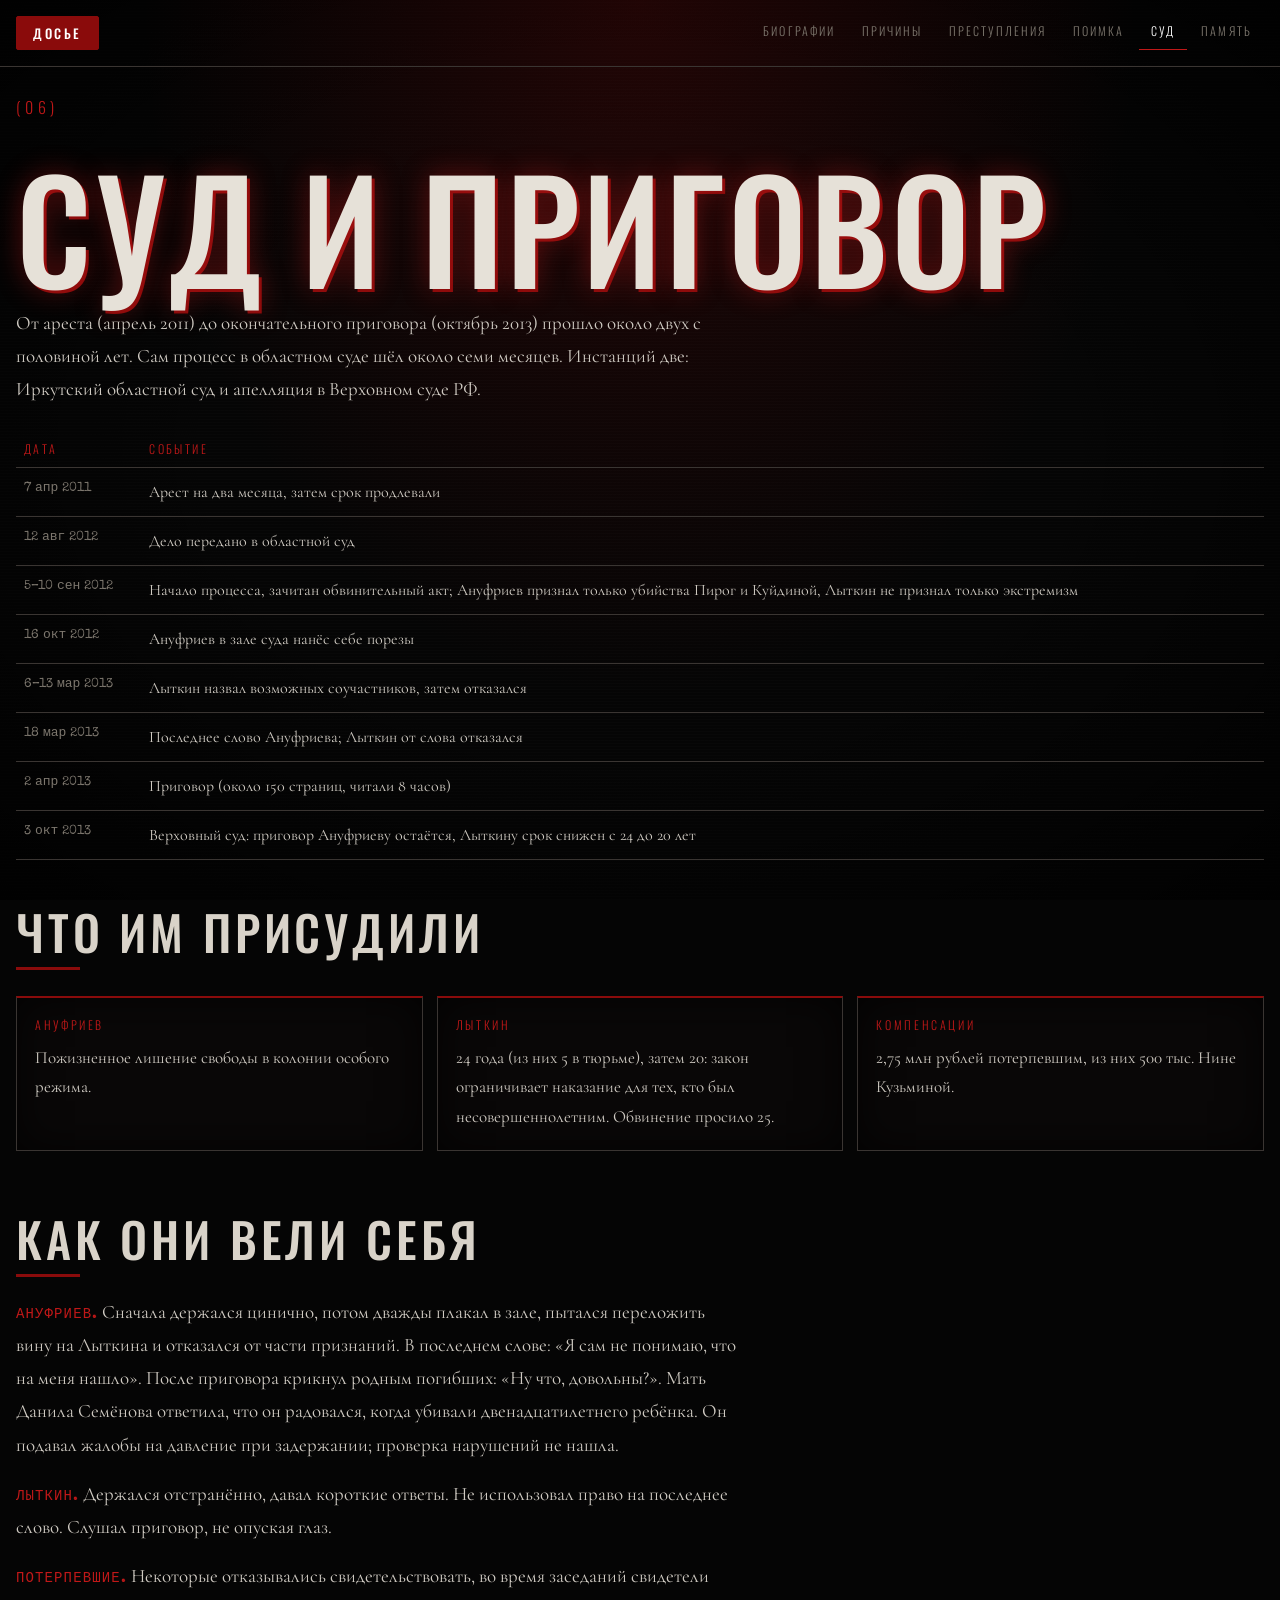
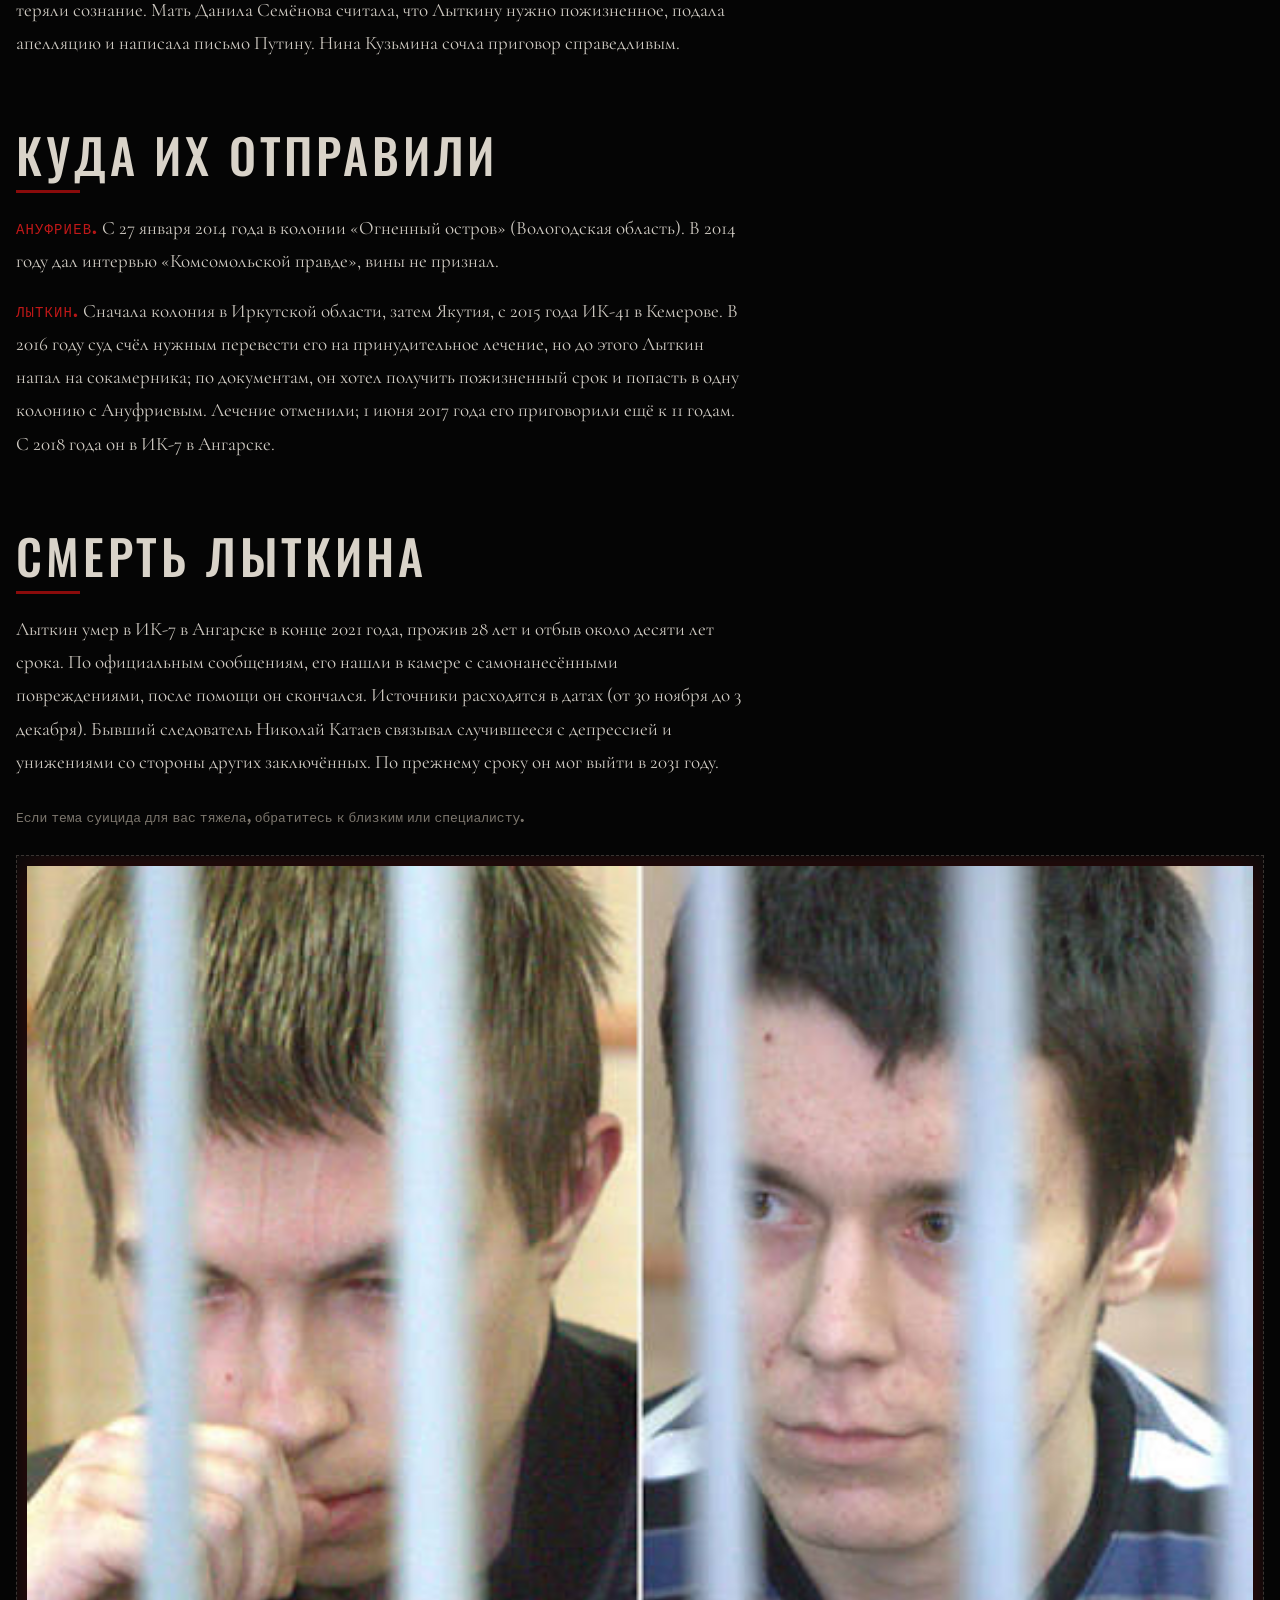
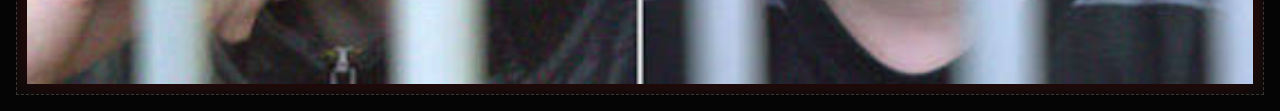
<file: trial.html>
<!DOCTYPE html>
<html lang="ru">
<head>
<meta charset="utf-8">
<meta name="viewport" content="width=device-width, initial-scale=1">
<title>Суд — Академгородок 2010–2011</title>
<link rel="stylesheet" href="style.css">
</head>
<body>
<nav>
<a class="pill logo" href="index.html">Досье</a>
<div class="menu">
<a href="biography.html">Биографии</a><a href="psychology.html">Причины</a><a href="crimes.html">Преступления</a><a href="capture.html">Поимка</a><a href="trial.html" aria-current="page">Суд</a><a href="memory.html">Память</a>
</div>
</nav>
<span class="num">(06)</span><h1>Суд и приговор</h1>
<div class="text"><p>От ареста (апрель 2011) до окончательного приговора (октябрь 2013) прошло около двух с половиной лет. Сам процесс в областном суде шёл около семи месяцев. Инстанций две: Иркутский областной суд и апелляция в Верховном суде РФ.</p></div>
<div class="wrap"><table>
<tr><th>Дата</th><th>Событие</th></tr>
<tr><td>7 апр 2011</td><td>Арест на два месяца, затем срок продлевали</td></tr>
<tr><td>12 авг 2012</td><td>Дело передано в областной суд</td></tr>
<tr><td>5–10 сен 2012</td><td>Начало процесса, зачитан обвинительный акт; Ануфриев признал только убийства Пирог и Куйдиной, Лыткин не признал только экстремизм</td></tr>
<tr><td>16 окт 2012</td><td>Ануфриев в зале суда нанёс себе порезы</td></tr>
<tr><td>6–13 мар 2013</td><td>Лыткин назвал возможных соучастников, затем отказался</td></tr>
<tr><td>18 мар 2013</td><td>Последнее слово Ануфриева; Лыткин от слова отказался</td></tr>
<tr><td>2 апр 2013</td><td>Приговор (около 150 страниц, читали 8 часов)</td></tr>
<tr><td>3 окт 2013</td><td>Верховный суд: приговор Ануфриеву остаётся, Лыткину срок снижен с 24 до 20 лет</td></tr>
</table></div>
<h2>Что им присудили</h2>
<div class="grid">
<div class="card"><b>Ануфриев</b>Пожизненное лишение свободы в колонии особого режима.</div>
<div class="card"><b>Лыткин</b>24 года (из них 5 в тюрьме), затем 20: закон ограничивает наказание для тех, кто был несовершеннолетним. Обвинение просило 25.</div>
<div class="card"><b>Компенсации</b>2,75 млн рублей потерпевшим, из них 500 тыс. Нине Кузьминой.</div>
</div>
<h2>Как они вели себя</h2>
<div class="text">
<p><b>Ануфриев.</b> Сначала держался цинично, потом дважды плакал в зале, пытался переложить вину на Лыткина и отказался от части признаний. В последнем слове: «Я сам не понимаю, что на меня нашло». После приговора крикнул родным погибших: «Ну что, довольны?». Мать Данила Семёнова ответила, что он радовался, когда убивали двенадцатилетнего ребёнка. Он подавал жалобы на давление при задержании; проверка нарушений не нашла.</p>
<p><b>Лыткин.</b> Держался отстранённо, давал короткие ответы. Не использовал право на последнее слово. Слушал приговор, не опуская глаз.</p>
<p><b>Потерпевшие.</b> Некоторые отказывались свидетельствовать, во время заседаний свидетели теряли сознание. Мать Данила Семёнова считала, что Лыткину нужно пожизненное, подала апелляцию и написала письмо Путину. Нина Кузьмина сочла приговор справедливым.</p>
</div>
<h2>Куда их отправили</h2>
<div class="text">
<p><b>Ануфриев.</b> С 27 января 2014 года в колонии «Огненный остров» (Вологодская область). В 2014 году дал интервью «Комсомольской правде», вины не признал.</p>
<p><b>Лыткин.</b> Сначала колония в Иркутской области, затем Якутия, с 2015 года ИК-41 в Кемерове. В 2016 году суд счёл нужным перевести его на принудительное лечение, но до этого Лыткин напал на сокамерника; по документам, он хотел получить пожизненный срок и попасть в одну колонию с Ануфриевым. Лечение отменили; 1 июня 2017 года его приговорили ещё к 11 годам. С 2018 года он в ИК-7 в Ангарске.</p>
</div>
<h2>Смерть Лыткина</h2>
<div class="text">
<p>Лыткин умер в ИК-7 в Ангарске в конце 2021 года, прожив 28 лет и отбыв около десяти лет срока. По официальным сообщениям, его нашли в камере с самонанесёнными повреждениями, после помощи он скончался. Источники расходятся в датах (от 30 ноября до 3 декабря). Бывший следователь Николай Катаев связывал случившееся с депрессией и унижениями со стороны других заключённых. По прежнему сроку он мог выйти в 2031 году.</p>
</div>
<p class="note">Если тема суицида для вас тяжела, обратитесь к близким или специалисту.</p>
<div class="grid"><figure class="photo wide"> <img src="img/sud.jpg" alt="Зал суда"> </figure></div>
</html>
</file>
<file: style.css>
@import url("https://fonts.googleapis.com/css2?family=Oswald:wght@300;500&family=Special+Elite&family=Cormorant+Garamond:ital,wght@0,400;1,400&display=swap");

:root{
  --bg:#050505;          
  --fg:#cfcac2;         
  --mut:#7d776e;         
  --blood:#8a0b0b;       
  --blood-hi:#c01818;   
  --line:#3a3532;        
}
*{box-sizing:border-box;margin:0}

body{
  color:var(--fg);
  font:400 17px/1.75 "Cormorant Garamond",Georgia,serif;
  background:
    radial-gradient(ellipse at 50% 0%,rgba(138,11,11,.22),transparent 55%),
    radial-gradient(ellipse at center,transparent 45%,rgba(0,0,0,.85) 100%),
    repeating-linear-gradient(0deg,rgba(255,255,255,.012) 0 1px,transparent 1px 3px),
    var(--bg);
  background-attachment:fixed;
  min-height:100vh;
}
a{color:inherit}
::selection{background:var(--blood);color:#fff}

nav{display:flex;flex-wrap:wrap;gap:10px;justify-content:space-between;padding:16px;border-bottom:1px solid var(--line)}
.pill{border:1px solid var(--blood);border-radius:2px;padding:6px 16px;text-decoration:none;font:500 13px Oswald,sans-serif;letter-spacing:.2em;text-transform:uppercase;display:inline-block}
.logo{background:var(--blood);color:#fff}
.menu{display:flex;flex-wrap:wrap;gap:2px}
.menu a{padding:6px 12px;text-decoration:none;font:300 12px Oswald,sans-serif;letter-spacing:.18em;text-transform:uppercase;color:var(--mut);border-bottom:1px solid transparent}
.menu a[aria-current]{color:#fff;border-bottom-color:var(--blood-hi)} 

h1,h2,h3{font-family:Oswald,sans-serif;font-weight:500;text-transform:uppercase;line-height:1.02}
h1{font-size:clamp(42px,12vw,140px);letter-spacing:.02em;padding:36px 16px 0;color:#e6e1d8;text-shadow:0 0 28px rgba(192,24,24,.45),3px 3px 0 var(--blood)}
h2{font-size:clamp(24px,5vw,48px);letter-spacing:.08em;padding:48px 16px 10px;color:#d9d3c9}
h2::after{content:"";display:block;width:64px;height:3px;background:var(--blood);margin-top:10px} 
h3{font-size:20px;letter-spacing:.06em;margin-bottom:8px}
.num{display:block;padding:0 16px;margin-top:28px;font:300 16px Oswald,sans-serif;letter-spacing:.3em;color:var(--blood-hi)}

.text{max-width:760px;padding:8px 16px}
.text p{margin-bottom:16px;font-size:19px}
.text b{font:400 14px "Special Elite",monospace;color:var(--blood-hi);letter-spacing:.08em;text-transform:uppercase}
.note{max-width:760px;padding:8px 16px;color:var(--mut);font:400 13px/1.6 "Special Elite",monospace}
blockquote{border-left:3px solid var(--blood);margin:18px 0;padding:6px 18px;color:#a9a39a;font-style:italic;background:rgba(138,11,11,.07)}

.grid{display:grid;grid-template-columns:repeat(auto-fit,minmax(260px,1fr));gap:14px;padding:16px}
.card{border:1px solid var(--line);border-top:2px solid var(--blood);padding:18px;font-size:17px;background:rgba(10,8,8,.8);box-shadow:inset 0 0 40px rgba(0,0,0,.7)}
.card b{display:block;font:300 12px Oswald,sans-serif;letter-spacing:.22em;color:var(--blood-hi);margin-bottom:10px;text-transform:uppercase}
.card.light{background:var(--blood);color:#fff}

.photo{border:1px dashed var(--line);min-height:180px;display:flex;align-items:center;justify-content:center;text-align:center;color:var(--mut);font:400 12px "Special Elite",monospace;padding:10px;overflow:hidden;background:#0a0a0a}
.photo img{max-width:450px;width:100%;height:auto;display:block;margin:0 auto;box-shadow:0 0 30px rgba(138,11,11,.35)}
.photo.wide img{max-width:none;}
.photo figcaption{font-size:12px;color:var(--mut);padding:6px 0}

.wrap{overflow-x:auto;padding:0 16px}
table{border-collapse:collapse;width:100%;min-width:480px;font-size:16px}
td,th{border-bottom:1px solid var(--line);padding:10px 8px;text-align:left;vertical-align:top;font-weight:400}
th{font:300 12px Oswald,sans-serif;letter-spacing:.2em;color:var(--blood-hi);text-transform:uppercase}
td:first-child{white-space:nowrap;font-family:"Special Elite",monospace;font-size:13px;color:var(--mut)}

.band{border:1px solid var(--line);margin:24px 8px;padding-bottom:16px}
footer{padding:40px 16px;font:400 11px/1.7 "Special Elite",monospace;color:var(--mut);border-top:1px solid var(--line);margin-top:40px}

body.memory{background:#0b0b0c;color:#e8e6e1}
.memory h1{text-shadow:none;color:#f1efea}
.memory h2::after{background:#8c8a85}
.memory .num,.memory .card b{color:#9d9a94}
.memory .card{border-top-color:#8c8a85}
.memory nav{border-bottom-color:#2a2a2a}
</file>
